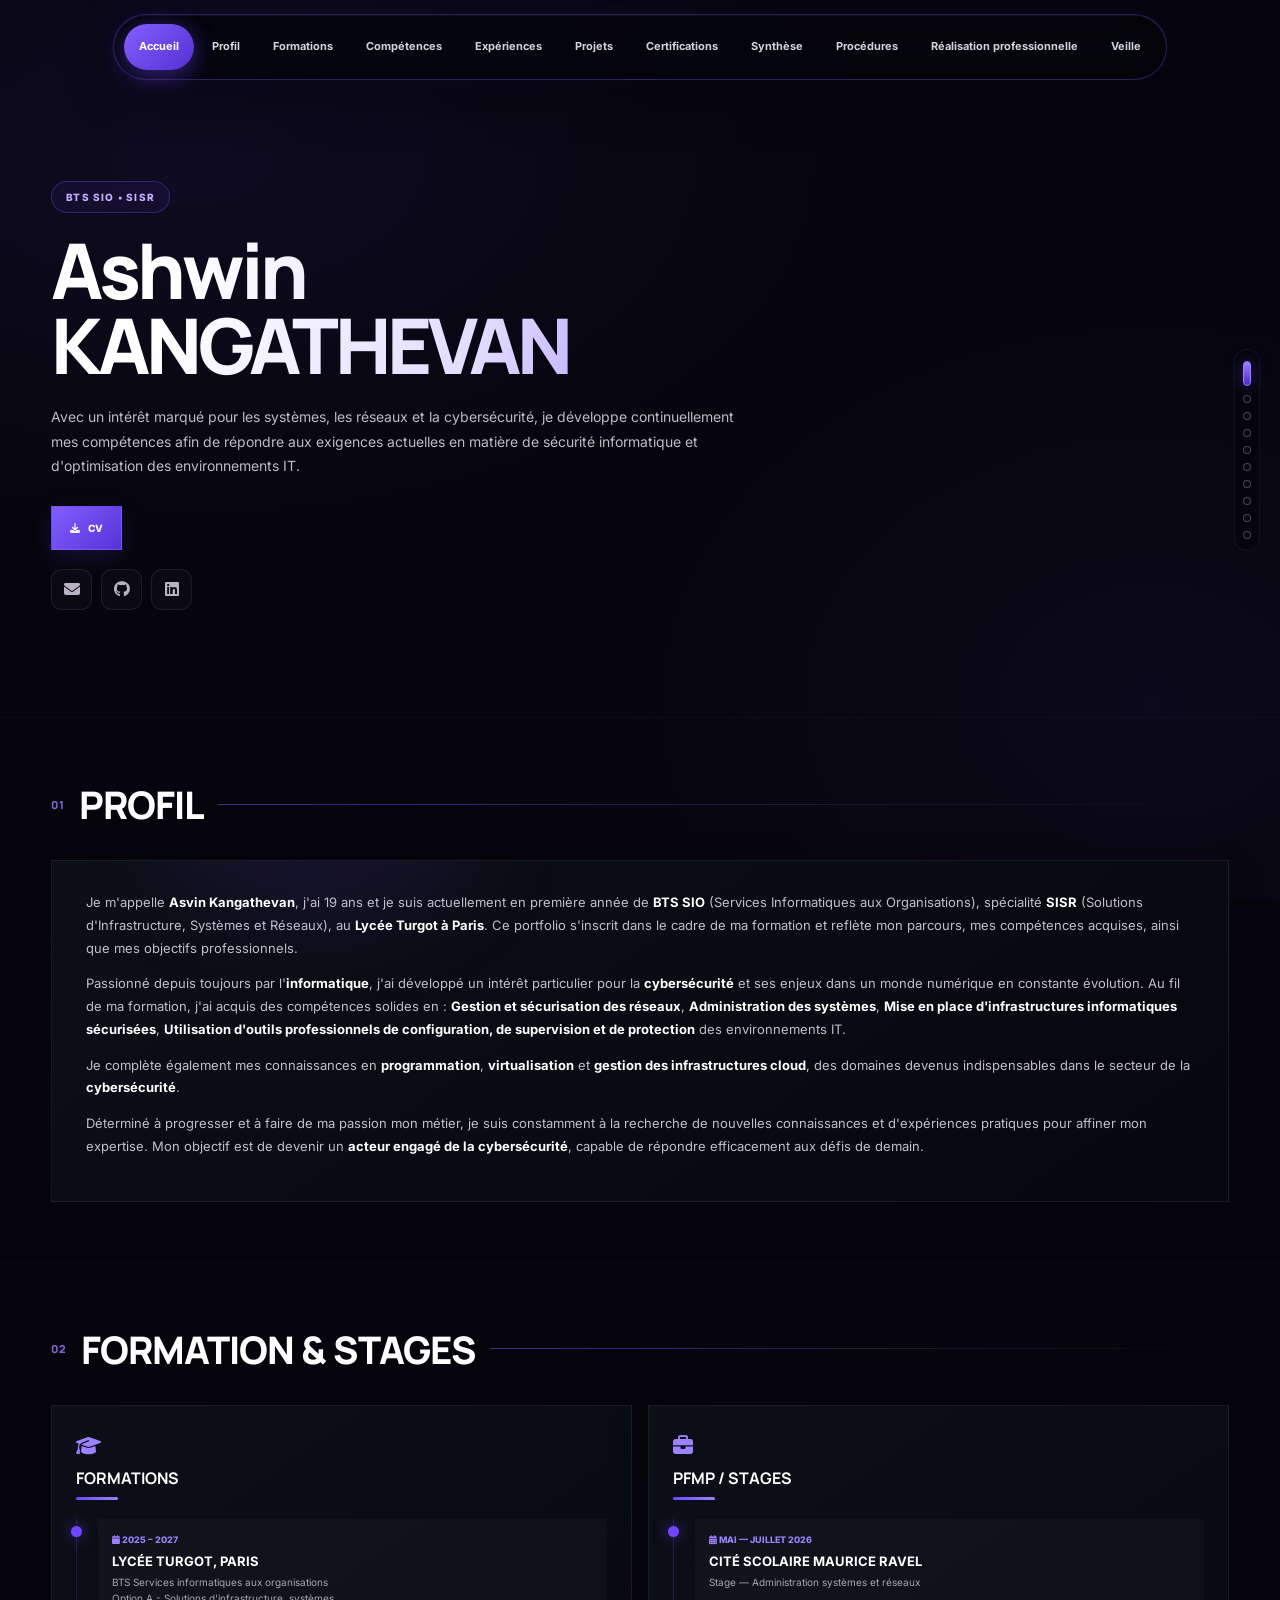
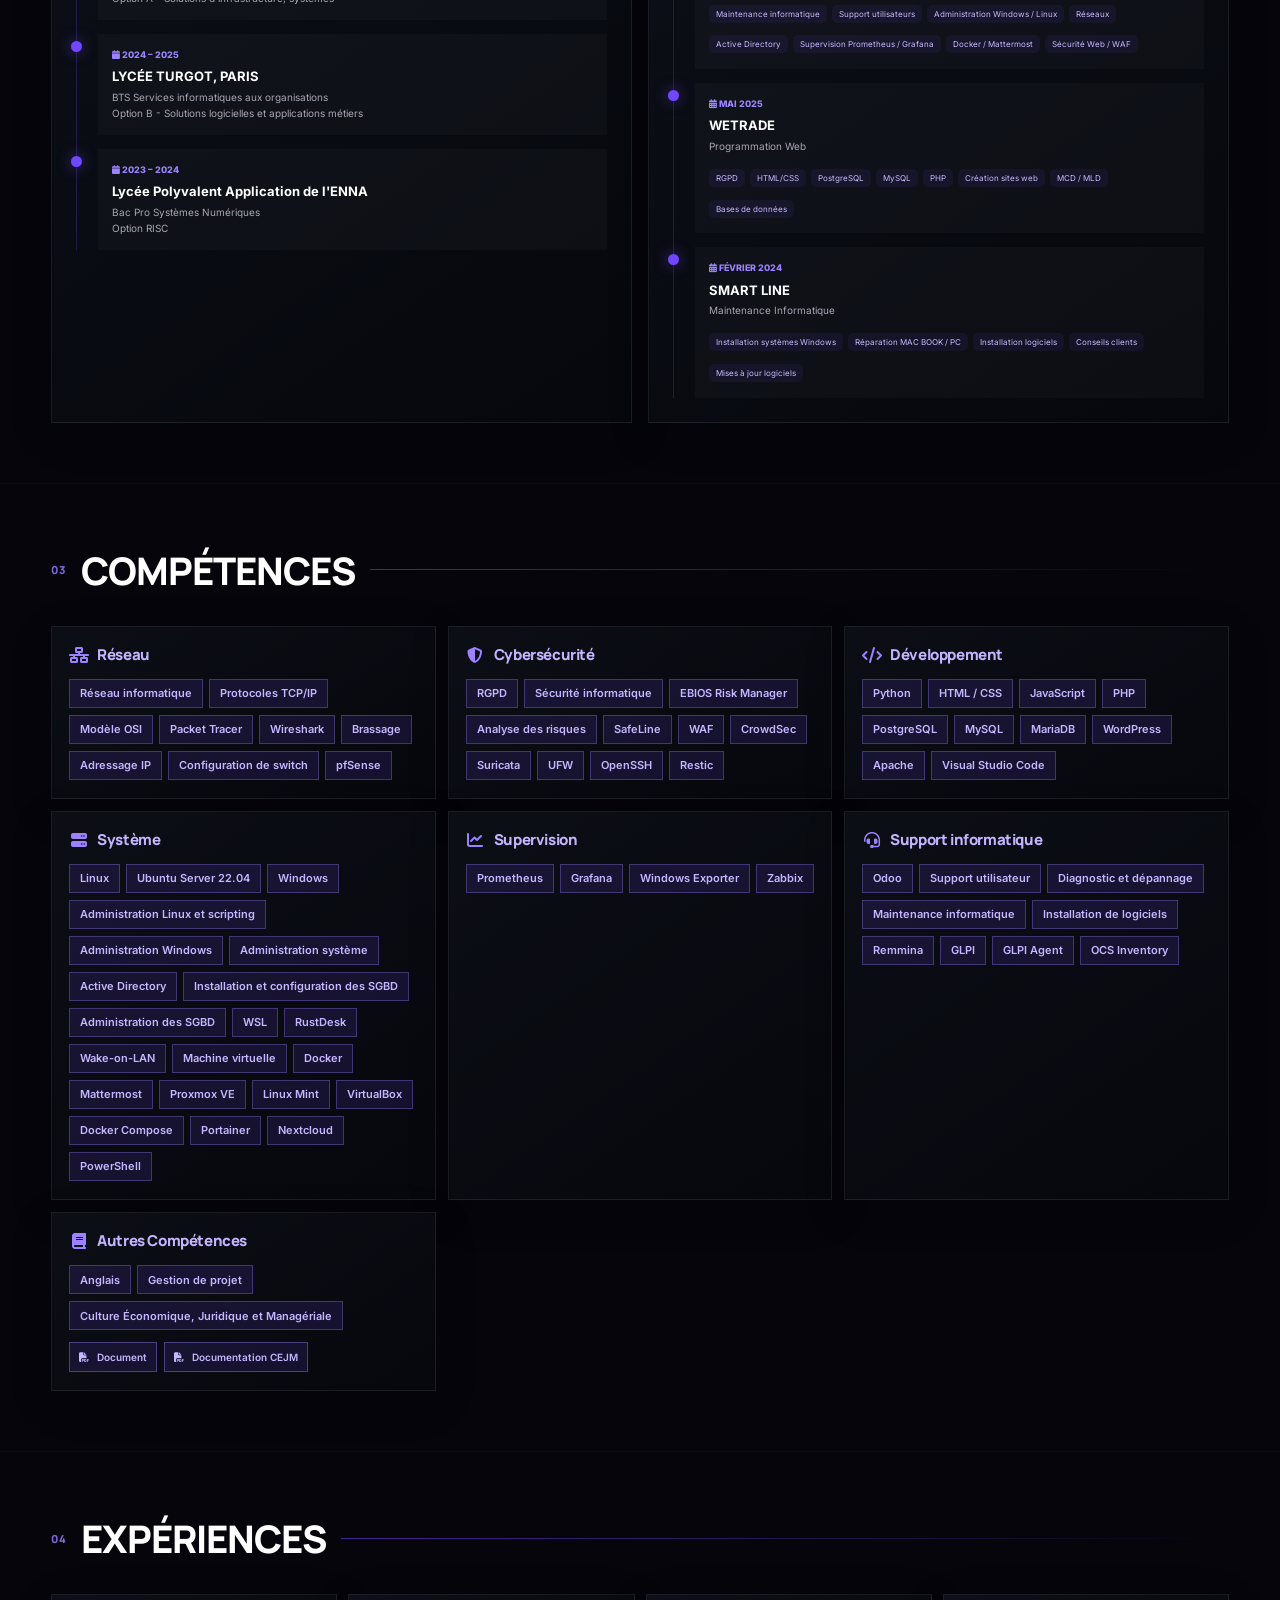
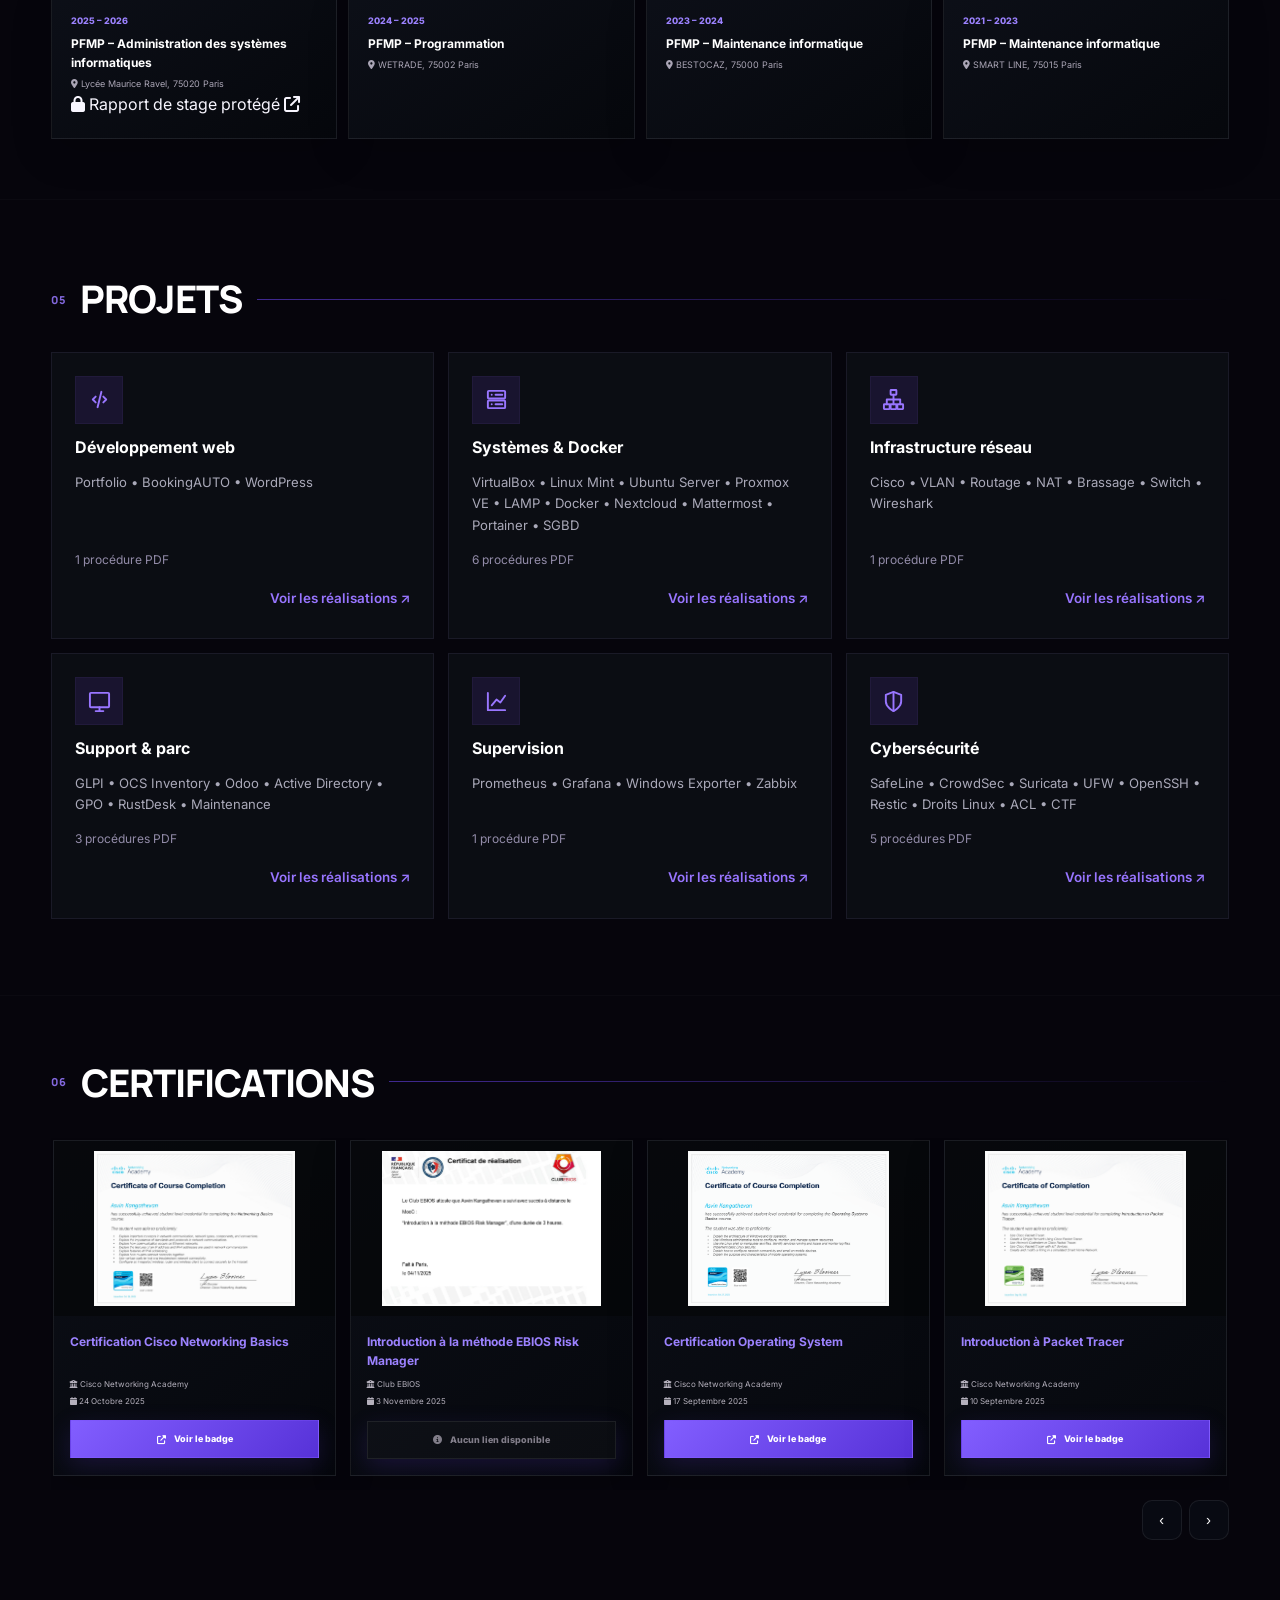
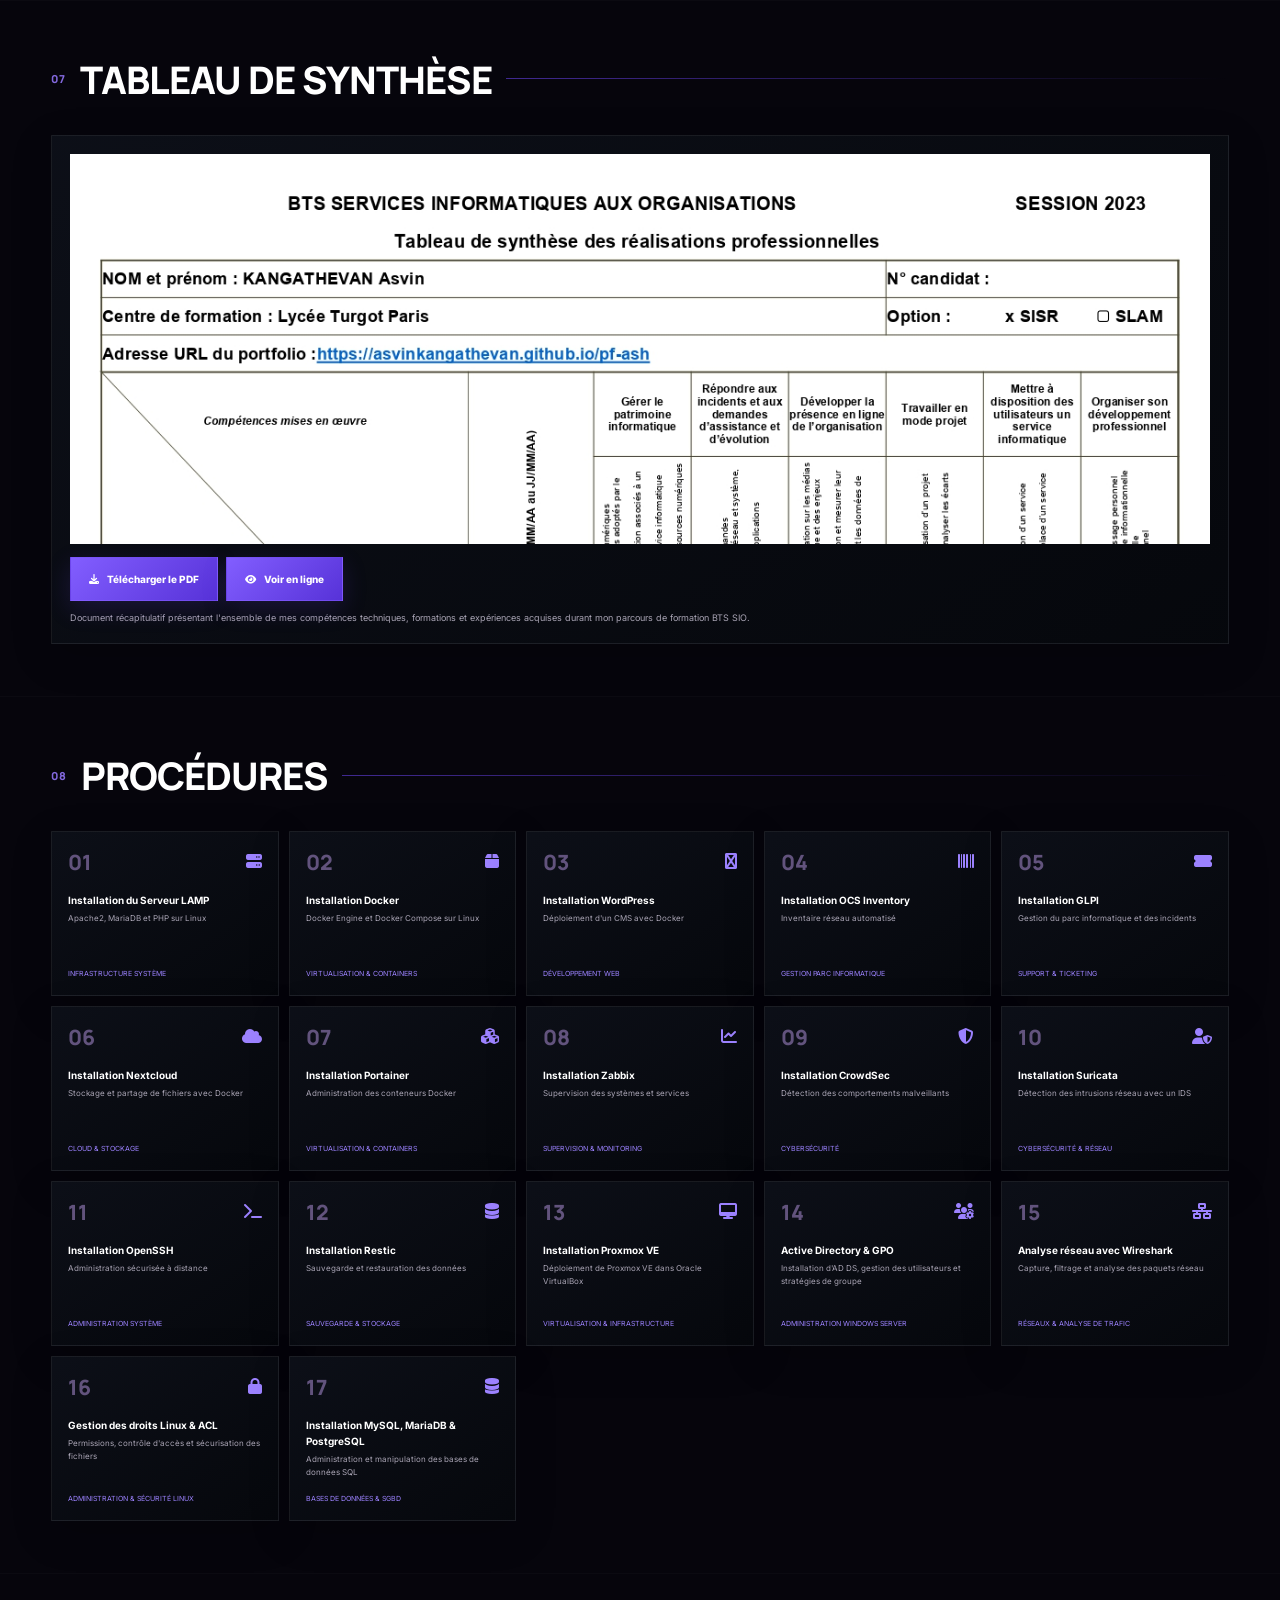
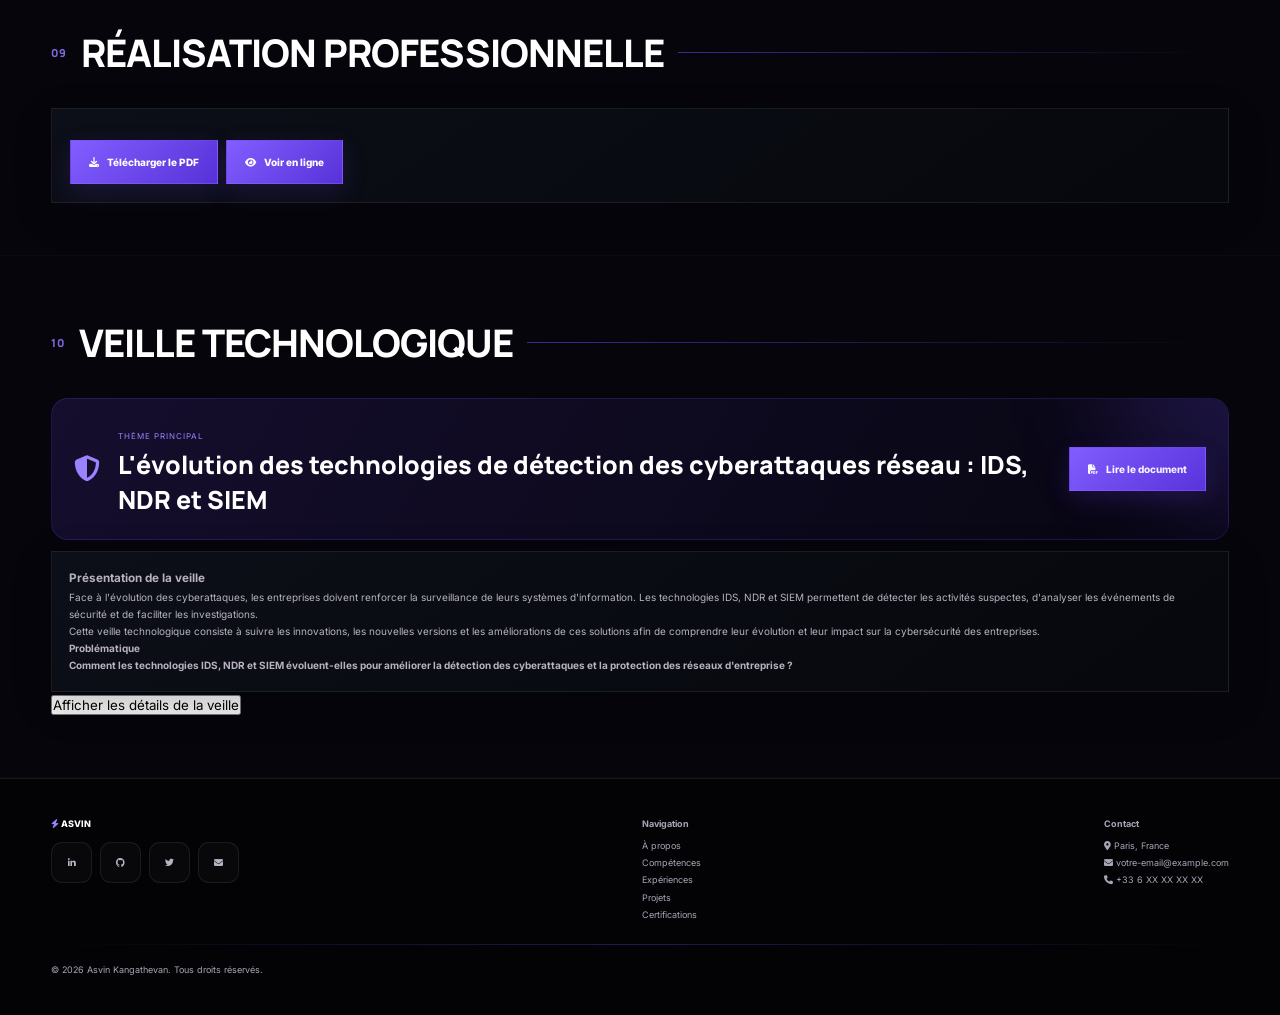
<file: index.html>
<!DOCTYPE html>
<html lang="fr">
<head>
<meta charset="utf-8"/>
<meta content="IE=edge" http-equiv="X-UA-Compatible"/>
<meta content="width=device-width, initial-scale=1.0" name="viewport"/>
<title>Asvin KANGATHEVAN</title>
<link href="image/3d-ball-blue-free-png.png" rel="icon"/>
<link href="css/styless.css?v=20261029-2" rel="stylesheet"/>
<link class="stylesheet" href="https://cdnjs.cloudflare.com/ajax/libs/font-awesome/6.4.0/css/all.min.css" rel="stylesheet"/>
</head>
<body>
<header class="header-area">
<div class="header">
<nav class="navbar-modern">
<ul class="navbar-list">
<li><a class="nav-link active" href="#home">Accueil</a></li>
<li><a class="nav-link" href="#about">Profil</a></li>
<li><a class="nav-link" href="#education">Formations</a></li>
<li><a class="nav-link" href="#competences">Compétences</a></li>
<li><a class="nav-link" href="#experiences">Expériences</a></li>
<li><a class="nav-link" href="#pro">Projets</a></li>
<li><a class="nav-link" href="#certi">Certifications</a></li>
<li><a class="nav-link" href="#tb">Synthèse</a></li>
<li><a class="nav-link" href="#procedure">Procédures</a></li>
<li><a class="nav-link" href="#rp">Réalisation professionnelle</a></li>
<li><a class="nav-link" href="#veille">Veille</a></li>
</ul>
</nav>
<div class="menu_icon mobile-menu">
<i class="fa fa-bars"></i>
</div>
</div>
</header>
<!-- SECTION HERO -->
<section class="hero-section" id="home">
<div class="container">
<div class="hero-content">
<div class="profile-text">
<h1>Ashwin KANGATHEVAN</h1>
<p>

                        Avec un intérêt marqué pour les systèmes, les réseaux et la cybersécurité, 

                        je développe continuellement mes compétences afin de répondre aux exigences 

                        actuelles en matière de sécurité informatique et d'optimisation des environnements IT.

                    </p>
<div class="btn-group">
<a class="btn active" href="cv/AK-CV26.pdf">
<i class="fa-solid fa-download"></i> CV

                        </a>
</div>
<div class="social">
<a href="mailto:asvinkangathevan@gmail.com">
<i class="fa fa-envelope"></i>
</a>
<a href="https://asvinkangathevan.github.io">
<i class="fa-brands fa-github"></i>
</a>
<a href="#">
<i class="fa-brands fa-linkedin"></i>
</a>
</div>
</div>
</div>
</div>
</section>
<!-------------------------- About Section -------------------------->
<section class="about-area" id="about">
<div class="container">
<div class="section-title">
<h2>PROFIL</h2>
<div class="title-line"></div>
</div>
<div class="about-content">
<!-- Présentation -->
<p>

    Je m'appelle <strong>Asvin Kangathevan</strong>, j'ai 19 ans et je suis actuellement 

    en première année de <strong>BTS SIO</strong> (Services Informatiques aux Organisations), 

    spécialité <strong>SISR</strong> (Solutions d'Infrastructure, Systèmes et Réseaux), 

    au <strong>Lycée Turgot à Paris</strong>. Ce portfolio s'inscrit dans le cadre de ma formation 

    et reflète mon parcours, mes compétences acquises, ainsi que mes objectifs professionnels.

</p>
<p>

    Passionné depuis toujours par l'<strong>informatique</strong>, j'ai développé un intérêt 

    particulier pour la <strong>cybersécurité</strong> et ses enjeux dans un monde numérique 

    en constante évolution. Au fil de ma formation, j'ai acquis des compétences solides en : 

    <strong>Gestion et sécurisation des réseaux</strong>, <strong>Administration des systèmes</strong>, 

    <strong>Mise en place d'infrastructures informatiques sécurisées</strong>, 

    <strong>Utilisation d'outils professionnels de configuration, de supervision et de protection</strong> 

    des environnements IT.

</p>
<p>

    Je complète également mes connaissances en <strong>programmation</strong>, 

    <strong>virtualisation</strong> et <strong>gestion des infrastructures cloud</strong>, 

    des domaines devenus indispensables dans le secteur de la <strong>cybersécurité</strong>.

</p>
<p>

    Déterminé à progresser et à faire de ma passion mon métier, je suis constamment 

    à la recherche de nouvelles connaissances et d'expériences pratiques pour affiner mon expertise. 

    Mon objectif est de devenir un <strong>acteur engagé de la cybersécurité</strong>, 

    capable de répondre efficacement aux défis de demain.

</p>
</div>
</div>
</section>
<!-------------- Education & Internship -------------->
<section class="education-content" id="education">
<div class="container">
<div class="section-title">
<h2>FORMATION &amp; STAGES</h2>
<div class="title-line"></div>
</div>
<div class="education-grid">
<div class="education-column animate-on-scroll">
<div class="column-header">
<div class="column-icon"><i class="fa fa-graduation-cap"></i></div>
<h3 class="column-title">FORMATIONS</h3>
<div class="column-line"></div>
</div>
<div class="timeline-vertical">
<!-- Formation 1 -->
<div class="timeline-entry">
<div class="entry-marker"></div>
<div class="entry-content">
<div class="year-badge"><i class="fa fa-calendar"></i> 2025 – 2027</div>
<h4 class="school-name">LYCÉE TURGOT, PARIS</h4>
<p class="degree-name">BTS Services informatiques aux organisations<br/>Option A - Solutions d'infrastructure, systèmes</p>
</div>
</div>
<!-- Formation 2 -->
<div class="timeline-entry">
<div class="entry-marker"></div>
<div class="entry-content">
<div class="year-badge"><i class="fa fa-calendar"></i> 2024 – 2025</div>
<h4 class="school-name">LYCÉE TURGOT, PARIS</h4>
<p class="degree-name">BTS Services informatiques aux organisations<br/>Option B - Solutions logicielles et applications métiers</p>
</div>
</div>
<!-- Formation 3 -->
<div class="timeline-entry">
<div class="entry-marker"></div>
<div class="entry-content">
<div class="year-badge"><i class="fa fa-calendar"></i> 2023 – 2024</div>
<h4 class="school-name">Lycée Polyvalent Application de l'ENNA</h4>
<p class="degree-name">Bac Pro Systèmes Numériques<br/>Option RISC</p>
</div>
</div>
</div>
</div>
<!-- COLONNE DROITE : PFMP -->
<div class="education-column animate-on-scroll">
<div class="column-header">
<div class="column-icon"><i class="fa fa-briefcase"></i></div>
<h3 class="column-title">PFMP / STAGES</h3>
<div class="column-line"></div>
</div>
<div class="timeline-vertical">
<div class="timeline-entry">
<div class="entry-marker"></div>
<div class="entry-content">
<div class="year-badge">
<i class="fa fa-calendar-alt"></i> MAI — JUILLET 2026

        </div>
<h4 class="school-name">CITÉ SCOLAIRE MAURICE RAVEL</h4>
<p class="degree-name">Stage — Administration systèmes et réseaux</p>
<ul class="skills-tags">
<li><span>Maintenance informatique</span></li>
<li><span>Support utilisateurs</span></li>
<li><span>Administration Windows / Linux</span></li>
<li><span>Réseaux</span></li>
<li><span>Active Directory</span></li>
<li><span>Supervision Prometheus / Grafana</span></li>
<li><span>Docker / Mattermost</span></li>
<li><span>Sécurité Web / WAF</span></li>
</ul>
</div>
</div>
<!-- Stage 1 -->
<div class="timeline-entry">
<div class="entry-marker"></div>
<div class="entry-content">
<div class="year-badge"><i class="fa fa-calendar-alt"></i> MAI 2025</div>
<h4 class="school-name">WETRADE</h4>
<p class="degree-name">Programmation Web</p>
<ul class="skills-tags">
<li><span>RGPD</span></li>
<li><span>HTML/CSS</span></li>
<li><span>PostgreSQL</span></li>
<li><span>MySQL</span></li>
<li><span>PHP</span></li>
<li><span>Création sites web</span></li>
<li><span>MCD / MLD</span></li>
<li><span>Bases de données</span></li>
</ul>
</div>
</div>
<!-- Stage 2 -->
<div class="timeline-entry">
<div class="entry-marker"></div>
<div class="entry-content">
<div class="year-badge"><i class="fa fa-calendar-alt"></i> FÉVRIER 2024</div>
<h4 class="school-name">SMART LINE</h4>
<p class="degree-name">Maintenance Informatique</p>
<ul class="skills-tags">
<li><span>Installation systèmes Windows</span></li>
<li><span>Réparation MAC BOOK / PC</span></li>
<li><span>Installation logiciels</span></li>
<li><span>Conseils clients</span></li>
<li><span>Mises à jour logiciels</span></li>
</ul>
</div>
</div>
</div>
</div>
</div>
</div>
</section>



<!-- ================= COMPÉTENCES ================= -->
<section class="competences-area" id="competences">
    <div class="container">
        <div class="section-title">
            <h2>COMPÉTENCES</h2>
            <div class="title-line"></div>
        </div>

        <div class="competences-grid">

            <!-- RÉSEAU -->
            <article class="competence-card">
                <h3 class="competence-card-title">
                    <i aria-hidden="true" class="fa fa-network-wired"></i>
                    Réseau
                </h3>
                <div class="competence-tags">
                    <span class="competence-tag">Réseau informatique</span>
                    <span class="competence-tag">Protocoles TCP/IP</span>
                    <span class="competence-tag">Modèle OSI</span>
                    <span class="competence-tag">Packet Tracer</span>
                    <span class="competence-tag">Wireshark</span>
                    <span class="competence-tag">Brassage</span>
                    <span class="competence-tag">Adressage IP</span>
                    <span class="competence-tag">Configuration de switch</span>
                    <span class="competence-tag">pfSense</span>
                </div>
            </article>

            <!-- CYBERSÉCURITÉ -->
            <article class="competence-card">
                <h3 class="competence-card-title">
                    <i aria-hidden="true" class="fa fa-shield-alt"></i>
                    Cybersécurité
                </h3>
                <div class="competence-tags">
                    <span class="competence-tag">RGPD</span>
                    <span class="competence-tag">Sécurité informatique</span>
                    <span class="competence-tag">EBIOS Risk Manager</span>
                    <span class="competence-tag">Analyse des risques</span>
                    <span class="competence-tag">SafeLine</span>
                    <span class="competence-tag">WAF</span>
                    <span class="competence-tag">CrowdSec</span>
                    <span class="competence-tag">Suricata</span>
                    <span class="competence-tag">UFW</span>
                    <span class="competence-tag">OpenSSH</span>
                    <span class="competence-tag">Restic</span>
                </div>
            </article>

            <!-- DÉVELOPPEMENT -->
            <article class="competence-card">
                <h3 class="competence-card-title">
                    <i aria-hidden="true" class="fa fa-code"></i>
                    Développement
                </h3>
                <div class="competence-tags">
                    <span class="competence-tag">Python</span>
                    <span class="competence-tag">HTML / CSS</span>
                    <span class="competence-tag">JavaScript</span>
                    <span class="competence-tag">PHP</span>
                    <span class="competence-tag">PostgreSQL</span>
                    <span class="competence-tag">MySQL</span>
                    <span class="competence-tag">MariaDB</span>
                    <span class="competence-tag">WordPress</span>
                    <span class="competence-tag">Apache</span>
                    <span class="competence-tag">Visual Studio Code</span>
                </div>
            </article>

            <!-- SYSTÈME -->
            <article class="competence-card">
                <h3 class="competence-card-title">
                    <i aria-hidden="true" class="fa fa-server"></i>
                    Système
                </h3>
                <div class="competence-tags">
                    <span class="competence-tag">Linux</span>
                    <span class="competence-tag">Ubuntu Server 22.04</span>
                    <span class="competence-tag">Windows</span>
                    <span class="competence-tag">Administration Linux et scripting</span>
                    <span class="competence-tag">Administration Windows</span>
                    <span class="competence-tag">Administration système</span>
                    <span class="competence-tag">Active Directory</span>
                    <span class="competence-tag">Installation et configuration des SGBD</span>
                    <span class="competence-tag">Administration des SGBD</span>
                    <span class="competence-tag">WSL</span>
                    <span class="competence-tag">RustDesk</span>
                    <span class="competence-tag">Wake-on-LAN</span>
                    <span class="competence-tag">Machine virtuelle</span>
                    <span class="competence-tag">Docker</span>
                    <span class="competence-tag">Mattermost</span>
                    <span class="competence-tag">Proxmox VE</span>
                    <span class="competence-tag">Linux Mint</span>
                    <span class="competence-tag">VirtualBox</span>
                    <span class="competence-tag">Docker Compose</span>
                    <span class="competence-tag">Portainer</span>
                    <span class="competence-tag">Nextcloud</span>
                    <span class="competence-tag">PowerShell</span>
                </div>
            </article>

            <!-- SUPERVISION -->
            <article class="competence-card">
                <h3 class="competence-card-title">
                    <i aria-hidden="true" class="fa fa-chart-line"></i>
                    Supervision
                </h3>
                <div class="competence-tags">
                    <span class="competence-tag">Prometheus</span>
                    <span class="competence-tag">Grafana</span>
                    <span class="competence-tag">Windows Exporter</span>
                    <span class="competence-tag">Zabbix</span>
                </div>
            </article>

            <!-- SUPPORT INFORMATIQUE -->
            <article class="competence-card">
                <h3 class="competence-card-title">
                    <i aria-hidden="true" class="fa fa-headset"></i>
                    Support informatique
                </h3>
                <div class="competence-tags">
                    <span class="competence-tag">Odoo</span>
                    <span class="competence-tag">Support utilisateur</span>
                    <span class="competence-tag">Diagnostic et dépannage</span>
                    <span class="competence-tag">Maintenance informatique</span>
                    <span class="competence-tag">Installation de logiciels</span>
                    <span class="competence-tag">Remmina</span>
                    <span class="competence-tag">GLPI</span>
                    <span class="competence-tag">GLPI Agent</span>
                    <span class="competence-tag">OCS Inventory</span>
                </div>
            </article>

            <!-- AUTRES COMPÉTENCES -->
            <article class="competence-card">
                <h3 class="competence-card-title">
                    <i aria-hidden="true" class="fa fa-book"></i>
                    Autres Compétences
                </h3>
                <div class="competence-tags">
                    <span class="competence-tag">Anglais</span>
                    <span class="competence-tag">Gestion de projet</span>
                    <span class="competence-tag">
                        Culture Économique, Juridique et Managériale
                    </span>
                </div>

                <div class="competence-documents">
                    <a
                        class="competence-doc-link"
                        href="tds/CDC V1.pdf"
                        rel="noopener noreferrer"
                        target="_blank"
                    >
                        <i aria-hidden="true" class="fa-solid fa-file-pdf"></i>
                        Document
                    </a>

                    <a
                        class="competence-doc-link"
                        href="tds/Design sans titre.pdf.pdf"
                        rel="noopener noreferrer"
                        target="_blank"
                    >
                        <i aria-hidden="true" class="fa-solid fa-file-pdf"></i>
                        Documentation CEJM
                    </a>
                </div>
            </article>

        </div>
    </div>
</section>


<!-------------------------- Expériences Section -------------------------->
<section class="experiences-area" id="experiences">
<div class="container">
<div class="section-title">
<h2>EXPÉRIENCES</h2>
<div class="title-line"></div>
</div>
<div class="timeline-wrapper">
<!-- Expérience 1 -->
<div class="timeline-entry animate-on-scroll">
<div class="timeline-dot">
<i class="fa fa-desktop"></i>
</div>
<div class="timeline-card">
<div class="timeline-year">2025 – 2026</div>
<h3 class="timeline-role">PFMP – Administration des systèmes informatiques</h3>
<p class="timeline-place"><i class="fa fa-map-marker-alt"></i> Lycée Maurice Ravel, 75020 Paris</p>

 <a href="tds/Rapport-Stage-Ravel-Protected.pdf"
        class="timeline-report-link"
        target="_blank"
        rel="noopener noreferrer"
        title="Ce rapport contient des données sensibles. Mot de passe requis.">
        <i class="fa fa-lock"></i>
            Rapport de stage protégé
        <i class="fa fa-arrow-up-right-from-square"></i></a>
</div>
</div>
<!-- Expérience 2 -->
<div class="timeline-entry animate-on-scroll">
<div class="timeline-dot">
<i class="fa fa-code"></i>
</div>
<div class="timeline-card">
<div class="timeline-year">2024 – 2025</div>
<h3 class="timeline-role">PFMP – Programmation</h3>
<p class="timeline-place"><i class="fa fa-map-marker-alt"></i> WETRADE, 75002 Paris</p>
</div>
</div>
<!-- Expérience 3 -->
<div class="timeline-entry animate-on-scroll">
<div class="timeline-dot">
<i class="fa fa-wrench"></i>
</div>
<div class="timeline-card">
<div class="timeline-year">2023 – 2024</div>
<h3 class="timeline-role">PFMP – Maintenance informatique</h3>
<p class="timeline-place"><i class="fa fa-map-marker-alt"></i> BESTOCAZ, 75000 Paris</p>
</div>
</div>
<!-- Expérience 4 -->
<div class="timeline-entry animate-on-scroll">
<div class="timeline-dot">
<i class="fa fa-tools"></i>
</div>
<div class="timeline-card">
<div class="timeline-year">2021 – 2023</div>
<h3 class="timeline-role">PFMP – Maintenance informatique</h3>
<p class="timeline-place"><i class="fa fa-map-marker-alt"></i> SMART LINE, 75015 Paris</p>
</div>
</div>
</div>
</div>
</section>

<!-------------------------- PROJETS -------------------------->
<section class="projects-area" id="pro" aria-labelledby="projets-titre">
  <div class="projets-wrap">

    <div class="section-title">
      <h2 id="projets-titre">PROJETS</h2>
      <div class="title-line"></div>
    </div>

    <div class="projets-grid-custom">

      <!-- Développement web -->
      <article class="projet-domaine">
        <span class="projet-icon" aria-hidden="true">
          <svg xmlns="http://www.w3.org/2000/svg"
               viewBox="0 0 24 24" width="23" height="23"
               fill="none" stroke="currentColor" stroke-width="2"
               stroke-linecap="round" stroke-linejoin="round">
            <path d="m8 9-3 3 3 3M16 9l3 3-3 3M14 4l-4 16"/>
          </svg>
        </span>
        <h3>Développement web</h3>
        <p class="projet-resume">
          Portfolio • BookingAUTO • WordPress
        </p>
        <span class="projet-count">1 procédure PDF</span>
        <button type="button" class="projet-open"
                data-project="web"
                aria-controls="projets-detail"
                aria-expanded="false">
          Voir les réalisations ↗
        </button>
      </article>

      <!-- Systèmes & Docker -->
      <article class="projet-domaine">
        <span class="projet-icon" aria-hidden="true">
          <svg xmlns="http://www.w3.org/2000/svg"
               viewBox="0 0 24 24" width="23" height="23"
               fill="none" stroke="currentColor" stroke-width="2"
               stroke-linecap="round" stroke-linejoin="round">
            <rect x="3" y="3" width="18" height="8" rx="1"/>
            <rect x="3" y="13" width="18" height="8" rx="1"/>
            <path d="M7 7h.01M7 17h.01M11 7h7M11 17h7"/>
          </svg>
        </span>
        <h3>Systèmes &amp; Docker</h3>
        <p class="projet-resume">
          VirtualBox • Linux Mint • Ubuntu Server • Proxmox VE •
          LAMP • Docker • Nextcloud • Mattermost • Portainer • SGBD
        </p>
        <span class="projet-count">6 procédures PDF</span>
        <button type="button" class="projet-open"
                data-project="systemes"
                aria-controls="projets-detail"
                aria-expanded="false">
          Voir les réalisations ↗
        </button>
      </article>

      <!-- Infrastructure réseau -->
      <article class="projet-domaine">
        <span class="projet-icon" aria-hidden="true">
          <svg xmlns="http://www.w3.org/2000/svg"
               viewBox="0 0 24 24" width="23" height="23"
               fill="none" stroke="currentColor" stroke-width="2"
               stroke-linecap="round" stroke-linejoin="round">
            <rect x="9" y="2" width="6" height="5" rx=".5"/>
            <rect x="2" y="17" width="6" height="5" rx=".5"/>
            <rect x="9" y="17" width="6" height="5" rx=".5"/>
            <rect x="16" y="17" width="6" height="5" rx=".5"/>
            <path d="M12 7v5M5 17v-5h14v5M12 12v5"/>
          </svg>
        </span>
        <h3>Infrastructure réseau</h3>
        <p class="projet-resume">
          Cisco • VLAN • Routage • NAT • Brassage • Switch • Wireshark
        </p>
        <span class="projet-count">1 procédure PDF</span>
        <button type="button" class="projet-open"
                data-project="reseau"
                aria-controls="projets-detail"
                aria-expanded="false">
          Voir les réalisations ↗
        </button>
      </article>

      <!-- Support & parc -->
      <article class="projet-domaine">
        <span class="projet-icon" aria-hidden="true">
          <svg xmlns="http://www.w3.org/2000/svg"
               viewBox="0 0 24 24" width="23" height="23"
               fill="none" stroke="currentColor" stroke-width="2"
               stroke-linecap="round" stroke-linejoin="round">
            <rect x="2" y="3" width="20" height="15" rx="1"/>
            <path d="M8 22h8M12 18v4"/>
          </svg>
        </span>
        <h3>Support &amp; parc</h3>
        <p class="projet-resume">
          GLPI • OCS Inventory • Odoo • Active Directory •
          GPO • RustDesk • Maintenance
        </p>
        <span class="projet-count">3 procédures PDF</span>
        <button type="button" class="projet-open"
                data-project="support"
                aria-controls="projets-detail"
                aria-expanded="false">
          Voir les réalisations ↗
        </button>
      </article>

      <!-- Supervision -->
      <article class="projet-domaine">
        <span class="projet-icon" aria-hidden="true">
          <svg xmlns="http://www.w3.org/2000/svg"
               viewBox="0 0 24 24" width="23" height="23"
               fill="none" stroke="currentColor" stroke-width="2"
               stroke-linecap="round" stroke-linejoin="round">
            <path d="M3 3v18h18M7 16l5-6 4 3 5-7"/>
          </svg>
        </span>
        <h3>Supervision</h3>
        <p class="projet-resume">
          Prometheus • Grafana • Windows Exporter • Zabbix
        </p>
        <span class="projet-count">1 procédure PDF</span>
        <button type="button" class="projet-open"
                data-project="supervision"
                aria-controls="projets-detail"
                aria-expanded="false">
          Voir les réalisations ↗
        </button>
      </article>

      <!-- Cybersécurité -->
      <article class="projet-domaine">
        <span class="projet-icon" aria-hidden="true">
          <svg xmlns="http://www.w3.org/2000/svg"
               viewBox="0 0 24 24" width="23" height="23"
               fill="none" stroke="currentColor" stroke-width="2"
               stroke-linecap="round" stroke-linejoin="round">
            <path d="M12 22s8-4 8-10V5l-8-3-8 3v7c0 6 8 10 8 10Z"/>
            <path d="M12 2v20"/>
          </svg>
        </span>
        <h3>Cybersécurité</h3>
        <p class="projet-resume">
          SafeLine • CrowdSec • Suricata • UFW •
          OpenSSH • Restic • Droits Linux • ACL • CTF
        </p>
        <span class="projet-count">5 procédures PDF</span>
        <button type="button" class="projet-open"
                data-project="securite"
                aria-controls="projets-detail"
                aria-expanded="false">
          Voir les réalisations ↗
        </button>
      </article>

    </div>

    <!-- Détails affichés au clic -->
    <section class="projets-detail"
             id="projets-detail"
             hidden
             aria-live="polite"
             aria-label="Détail des réalisations">

      <div class="detail-head">
        <h3 id="detail-title"></h3>
        <button type="button" class="detail-close"
                aria-label="Fermer les détails">
          Fermer ✕
        </button>
      </div>

      <p class="detail-description" id="detail-description"></p>
      <div class="detail-list" id="detail-list"></div>

    </section>

  </div>
</section>

<!------------------------------- Certifications -------------------------------->
<section class="certifications-area" id="certi">
<div class="container">
<div class="section-title">
<h2>CERTIFICATIONS</h2>
<div class="title-line"></div>
</div>
<div class="certifications-grid">
<!-- Certification 1 -->
<div class="certification-card animate-on-scroll">
<div class="cert-image-container">
<img alt="Cisco Networking Basics" draggable="false" src="certificat/NetworkingBasics.jpg"/>
</div>
<div class="cert-content">
<h3>Certification Cisco Networking Basics</h3>
<div class="cert-meta">
<span class="cert-org"><i class="fa fa-university"></i> Cisco Networking Academy</span>
<span class="cert-date"><i class="fa fa-calendar"></i> 24 Octobre 2025</span>
</div>
<a class="cert-link" href="https://www.credly.com/badges/2d30e4b7-45bf-40cf-8dcd-52293a2f62a0" target="_blank">
<i class="fa fa-external-link-alt"></i> Voir le badge

                    </a>
</div>
</div>
<!-- Certification 2 -->
<div class="certification-card animate-on-scroll">
<div class="cert-image-container">
<img alt="EBIOS Risk Manager" draggable="false" src="certificat/Certificat ebios.jpg"/>
</div>
<div class="cert-content">
<h3>Introduction à la méthode EBIOS Risk Manager</h3>
<div class="cert-meta">
<span class="cert-org"><i class="fa fa-university"></i> Club EBIOS</span>
<span class="cert-date"><i class="fa fa-calendar"></i> 3 Novembre 2025</span>
</div>
<a class="cert-link disabled" href="#">
<i class="fa fa-info-circle"></i> Aucun lien disponible

                    </a>
</div>
</div>
<!-- Certification 3 -->
<div class="certification-card animate-on-scroll">
<div class="cert-image-container">
<img alt="Operating Systems Basics" draggable="false" src="certificat/OperatingSystemsBasics.png"/>
</div>
<div class="cert-content">
<h3>Certification Operating System</h3>
<div class="cert-meta">
<span class="cert-org"><i class="fa fa-university"></i> Cisco Networking Academy</span>
<span class="cert-date"><i class="fa fa-calendar"></i> 17 Septembre 2025</span>
</div>
<a class="cert-link" href="https://www.credly.com/badges/afa89599-abcc-4779-ade2-730b2243b106" target="_blank">
<i class="fa fa-external-link-alt"></i> Voir le badge

                    </a>
</div>
</div>
<!-- Certification 4 -->
<div class="certification-card animate-on-scroll">
<div class="cert-image-container">
<img alt="Packet Tracer" draggable="false" src="certificat/packettracer.jpg"/>
</div>
<div class="cert-content">
<h3>Introduction à Packet Tracer</h3>
<div class="cert-meta">
<span class="cert-org"><i class="fa fa-university"></i> Cisco Networking Academy</span>
<span class="cert-date"><i class="fa fa-calendar"></i> 10 Septembre 2025</span>
</div>
<a class="cert-link" href="https://www.credly.com/badges/b307c170-36e5-4b93-b40d-b1026be06522" target="_blank">
<i class="fa fa-external-link-alt"></i> Voir le badge

                    </a>
</div>
</div>
</div>
</div>
</section>
<!-------------------------- Tableau de Synthèse -------------------------->
<section class="synthesis-area" id="tb">
<div class="container">
<div class="section-title">
<h2>TABLEAU DE SYNTHÈSE</h2>
<div class="title-line"></div>
</div>
<div class="synthesis-wrapper animate-on-scroll">
<!-- Cadre principal -->
<div class="synthesis-frame">
<div class="synthesis-image-container">
<img alt="Tableau de synthèse" draggable="false" src="tds/Tableau de synthèse 2026 ff_page-0001.jpg"/>
<div class="synthesis-overlay"></div>
</div>
<!-- Badge de téléchargement -->
<div class="synthesis-actions">
<a class="synthesis-download-btn" download="" href="tds/Tableau de synthèse 2026 f.pdf">
<i class="fa fa-download"></i>
<span>Télécharger le PDF</span>
</a>
<a class="synthesis-view-btn" href="tds/Tableau de synthèse 2026 f.pdf" target="_blank">
<i class="fa fa-eye"></i>
<span>Voir en ligne</span>
</a>
</div>
</div>
<!-- Légende descriptive -->
<div class="synthesis-caption">
<p>Document récapitulatif présentant l'ensemble de mes compétences techniques, formations et expériences acquises durant mon parcours de formation BTS SIO.</p>
</div>
</div>
</div>
</section>



<!-------------------------- Procédures Section -------------------------->
<section class="procedures-area" id="procedure">
    <div class="container">
        <div class="section-title">
            <h2>PROCÉDURES</h2>
            <div class="title-line"></div>
        </div>

        <div class="procedures-grid">

            <!-- Procédure 1 -->
            <a class="procedure-card animate-on-scroll" href="tds/LAMP-Procedure.pdf" target="_blank">
                <div class="procedure-header">
                    <div class="procedure-number">01</div>
                    <div class="procedure-icon"><i class="fa fa-server"></i></div>
                </div>
                <div class="procedure-content">
                    <h3>Installation du Serveur LAMP</h3>
                    <p>Apache2, MariaDB et PHP sur Linux</p>
                </div>
                <div class="procedure-domain">Infrastructure Système</div>
            </a>

            <!-- Procédure 2 -->
            <a class="procedure-card animate-on-scroll" href="tds/Docker-Procedure.pdf" target="_blank">
                <div class="procedure-header">
                    <div class="procedure-number">02</div>
                    <div class="procedure-icon"><i class="fa fa-box"></i></div>
                </div>
                <div class="procedure-content">
                    <h3>Installation Docker</h3>
                    <p>Docker Engine et Docker Compose sur Linux</p>
                </div>
                <div class="procedure-domain">Virtualisation &amp; Containers</div>
            </a>

            <!-- Procédure 3 -->
            <a class="procedure-card animate-on-scroll" href="tds/WordPress-Procedure.pdf" target="_blank">
                <div class="procedure-header">
                    <div class="procedure-number">03</div>
                    <div class="procedure-icon"><i class="fa fa-wordpress"></i></div>
                </div>
                <div class="procedure-content">
                    <h3>Installation WordPress</h3>
                    <p>Déploiement d'un CMS avec Docker</p>
                </div>
                <div class="procedure-domain">Développement Web</div>
            </a>

            <!-- Procédure 4 -->
            <a class="procedure-card animate-on-scroll" href="tds/documentation d'installation de ocs.pdf" target="_blank">
                <div class="procedure-header">
                    <div class="procedure-number">04</div>
                    <div class="procedure-icon"><i class="fa fa-barcode"></i></div>
                </div>
                <div class="procedure-content">
                    <h3>Installation OCS Inventory</h3>
                    <p>Inventaire réseau automatisé</p>
                </div>
                <div class="procedure-domain">Gestion Parc Informatique</div>
            </a>

            <!-- Procédure 5 -->
            <a class="procedure-card animate-on-scroll" href="tds/GLPI-Procedure.pdf" target="_blank">
                <div class="procedure-header">
                    <div class="procedure-number">05</div>
                    <div class="procedure-icon"><i class="fa fa-ticket-alt"></i></div>
                </div>
                <div class="procedure-content">
                    <h3>Installation GLPI</h3>
                    <p>Gestion du parc informatique et des incidents</p>
                </div>
                <div class="procedure-domain">Support &amp; Ticketing</div>
            </a>

            <!-- Procédure 6 -->
            <a class="procedure-card animate-on-scroll" href="tds/Nextcloud-Procedure.pdf" target="_blank">
                <div class="procedure-header">
                    <div class="procedure-number">06</div>
                    <div class="procedure-icon"><i class="fa fa-cloud"></i></div>
                </div>
                <div class="procedure-content">
                    <h3>Installation Nextcloud</h3>
                    <p>Stockage et partage de fichiers avec Docker</p>
                </div>
                <div class="procedure-domain">Cloud &amp; Stockage</div>
            </a>

            <!-- Procédure 7 -->
            <a class="procedure-card animate-on-scroll" href="tds/Portainer-Procedure.pdf" target="_blank">
                <div class="procedure-header">
                    <div class="procedure-number">07</div>
                    <div class="procedure-icon"><i class="fa fa-cubes"></i></div>
                </div>
                <div class="procedure-content">
                    <h3>Installation Portainer</h3>
                    <p>Administration des conteneurs Docker</p>
                </div>
                <div class="procedure-domain">Virtualisation &amp; Containers</div>
            </a>

            <!-- Procédure 8 -->
            <a class="procedure-card animate-on-scroll" href="tds/Zabbix-Procedure.pdf" target="_blank">
                <div class="procedure-header">
                    <div class="procedure-number">08</div>
                    <div class="procedure-icon"><i class="fa fa-chart-line"></i></div>
                </div>
                <div class="procedure-content">
                    <h3>Installation Zabbix</h3>
                    <p>Supervision des systèmes et services</p>
                </div>
                <div class="procedure-domain">Supervision &amp; Monitoring</div>
            </a>

            <!-- Procédure 9 -->
            <a class="procedure-card animate-on-scroll" href="tds/CrowdSec-Procédure.pdf" target="_blank">
                <div class="procedure-header">
                    <div class="procedure-number">09</div>
                    <div class="procedure-icon"><i class="fa fa-shield-alt"></i></div>
                </div>
                <div class="procedure-content">
                    <h3>Installation CrowdSec</h3>
                    <p>Détection des comportements malveillants</p>
                </div>
                <div class="procedure-domain">Cybersécurité</div>
            </a>

            <!-- Procédure 10 -->
            <a class="procedure-card animate-on-scroll" href="tds/Suricata-Procedure.pdf" target="_blank">
                <div class="procedure-header">
                    <div class="procedure-number">10</div>
                    <div class="procedure-icon"><i class="fa fa-user-shield"></i></div>
                </div>
                <div class="procedure-content">
                    <h3>Installation Suricata</h3>
                    <p>Détection des intrusions réseau avec un IDS</p>
                </div>
                <div class="procedure-domain">Cybersécurité &amp; Réseau</div>
            </a>

            <!-- Procédure 11 -->
            <a class="procedure-card animate-on-scroll" href="tds/OpenSSH-Procedure.pdf" target="_blank">
                <div class="procedure-header">
                    <div class="procedure-number">11</div>
                    <div class="procedure-icon"><i class="fa fa-terminal"></i></div>
                </div>
                <div class="procedure-content">
                    <h3>Installation OpenSSH</h3>
                    <p>Administration sécurisée à distance</p>
                </div>
                <div class="procedure-domain">Administration Système</div>
            </a>

            <!-- Procédure 12 -->
            <a class="procedure-card animate-on-scroll" href="tds/Restic-Procedure.pdf" target="_blank">
                <div class="procedure-header">
                    <div class="procedure-number">12</div>
                    <div class="procedure-icon"><i class="fa fa-database"></i></div>
                </div>
                <div class="procedure-content">
                    <h3>Installation Restic</h3>
                    <p>Sauvegarde et restauration des données</p>
                </div>
                <div class="procedure-domain">Sauvegarde &amp; Stockage</div>
            </a>

            <!-- Procédure 13 -->
            <a class="procedure-card animate-on-scroll" href="tds/Proxmox-Installation-Procedure.pdf" target="_blank">
                <div class="procedure-header">
                    <div class="procedure-number">13</div>
                    <div class="procedure-icon"><i class="fa fa-desktop"></i></div>
                </div>
                <div class="procedure-content">
                    <h3>Installation Proxmox VE</h3>
                    <p>Déploiement de Proxmox VE dans Oracle VirtualBox</p>
                </div>
                <div class="procedure-domain">Virtualisation &amp; Infrastructure</div>
            </a>

            <!-- Procédure 14 -->
            <a class="procedure-card animate-on-scroll" href="tds/Procedure-Active-Directory-GPO.pdf" target="_blank">
                <div class="procedure-header">
                    <div class="procedure-number">14</div>
                    <div class="procedure-icon"><i class="fa fa-users-cog"></i></div>
                </div>
                <div class="procedure-content">
                    <h3>Active Directory &amp; GPO</h3>
                    <p>Installation d'AD DS, gestion des utilisateurs et stratégies de groupe</p>
                </div>
                <div class="procedure-domain">Administration Windows Server</div>
            </a>

            <!-- Procédure 15 -->
            <a class="procedure-card animate-on-scroll" href="tds/Procedure-Wireshark-Analyse-Trafic.pdf" target="_blank">
                <div class="procedure-header">
                    <div class="procedure-number">15</div>
                    <div class="procedure-icon"><i class="fa fa-network-wired"></i></div>
                </div>
                <div class="procedure-content">
                    <h3>Analyse réseau avec Wireshark</h3>
                    <p>Capture, filtrage et analyse des paquets réseau</p>
                </div>
                <div class="procedure-domain">Réseaux &amp; Analyse de Trafic</div>
            </a>

            <!-- Procédure 16 -->
            <a class="procedure-card animate-on-scroll" href="tds/Procedure-Droits-Linux-ACL-Complete.pdf" target="_blank">
                <div class="procedure-header">
                    <div class="procedure-number">16</div>
                    <div class="procedure-icon"><i class="fa fa-lock"></i></div>
                </div>
                <div class="procedure-content">
                    <h3>Gestion des droits Linux &amp; ACL</h3>
                    <p>Permissions, contrôle d'accès et sécurisation des fichiers</p>
                </div>
                <div class="procedure-domain">Administration &amp; Sécurité Linux</div>
            </a>

            <!-- Procédure 17 -->
            <a class="procedure-card animate-on-scroll" href="tds/SGBD-Procedure-MySQL-MariaDB-PostgreSQL.pdf" target="_blank">
                <div class="procedure-header">
                    <div class="procedure-number">17</div>
                    <div class="procedure-icon"><i class="fa fa-database"></i></div>
                </div>
                <div class="procedure-content">
                    <h3>Installation MySQL, MariaDB &amp; PostgreSQL</h3>
                    <p>Administration et manipulation des bases de données SQL</p>
                </div>
                <div class="procedure-domain">Bases de Données &amp; SGBD</div>
            </a>

        </div>
    </div>
</section>


<section class="synthesis-area" id="rp">
<div class="container">
<div class="section-title">
<h2>RÉALISATION PROFESSIONNELLE</h2>
<div class="title-line"></div>
</div>
<div class="synthesis-wrapper animate-on-scroll">
<!-- Cadre principal -->
<div class="synthesis-frame">

<!-- Badge de téléchargement -->
<div class="synthesis-actions">
<a class="synthesis-download-btn" download="" href="tds/situation professionelle.pdf">
<i class="fa fa-download"></i>
<span>Télécharger le PDF</span>
</a>
<a class="synthesis-view-btn" href="tds/situation professionelle.pdf" target="_blank">
<i class="fa fa-eye"></i>
<span>Voir en ligne</span>
</a>
</div>
</div>
<!-- Légende descriptive -->

</div>
</div>
</section>




<!-- SECTION VEILLE TECHNOLOGIQUE -->
<section class="watch-area" id="veille">
    <div class="container">
        <!-- TITRE -->
        <div class="section-title">
            <h2>VEILLE TECHNOLOGIQUE</h2>
            <div class="title-line"></div>
        </div>
        <!-- THÈME PRINCIPAL -->
        <div class="theme-banner animate-on-scroll">
            <div class="theme-icon">
                <i class="fa fa-shield-alt"></i>
            </div>
            <div class="theme-content">
                <span class="theme-label">Thème principal</span>
                <h1>L'évolution des technologies de détection des cyberattaques réseau : IDS, NDR et SIEM</h1>
            </div>
            <a class="theme-btn" href="tds/Évolution des technologies de détection des cyberattaques réseau.pdf">
                <i class="fa fa-file-pdf"></i> Lire le document
            </a>
        </div>
        <!-- INTRODUCTION -->
        <div class="theme-description animate-on-scroll">
            <h3>Présentation de la veille</h3>
            <p>Face à l'évolution des cyberattaques, les entreprises doivent renforcer la surveillance de leurs systèmes d'information. Les technologies IDS, NDR et SIEM permettent de détecter les activités suspectes, d'analyser les événements de sécurité et de faciliter les investigations.</p>
            <p>Cette veille technologique consiste à suivre les innovations, les nouvelles versions et les améliorations de ces solutions afin de comprendre leur évolution et leur impact sur la cybersécurité des entreprises.</p>
            <h4>Problématique</h4>
            <p><strong>Comment les technologies IDS, NDR et SIEM évoluent-elles pour améliorer la détection des cyberattaques et la protection des réseaux d'entreprise ?</strong></p>
        </div>
        <!-- TECHNOLOGIES ÉTUDIÉES -->
        <div class="key-points-grid">
            <div class="section-subtitle animate-on-scroll">
                <h3>Technologies étudiées</h3>
                <div class="subtitle-line"></div>
            </div>
            <div class="points-container">
                <div class="point-card animate-on-scroll">
                    <div class="point-number">01</div>
                    <div class="point-icon"><i class="fa fa-shield-alt"></i></div>
                    <div class="point-content">
                        <h4>IDS - Intrusion Detection System</h4>
                        <p>Un IDS surveille le trafic réseau ou les activités d'un système afin de détecter des comportements suspects ou des signatures d'attaques. Il génère des alertes pour les administrateurs. Exemple : Suricata.</p>
                    </div>
                </div>
                <div class="point-card animate-on-scroll">
                    <div class="point-number">02</div>
                    <div class="point-icon"><i class="fa fa-network-wired"></i></div>
                    <div class="point-content">
                        <h4>NDR - Network Detection and Response</h4>
                        <p>Le NDR analyse les communications réseau afin d'identifier des activités malveillantes, notamment les mouvements latéraux et les comportements anormaux. Il aide les équipes de sécurité à enquêter et à réagir aux incidents.</p>
                    </div>
                </div>
                <div class="point-card animate-on-scroll">
                    <div class="point-number">03</div>
                    <div class="point-icon"><i class="fa fa-bell"></i></div>
                    <div class="point-content">
                        <h4>SIEM - Security Information and Event Management</h4>
                        <p>Un SIEM centralise les journaux et événements provenant des serveurs, équipements réseau et applications. Il permet de rechercher, corréler et analyser ces données afin d'identifier des incidents de sécurité. Exemple : Wazuh.</p>
                    </div>
                </div>
                <div class="point-card animate-on-scroll">
                    <div class="point-number">04</div>
                    <div class="point-icon"><i class="fa fa-search"></i></div>
                    <div class="point-content">
                        <h4>Security Onion</h4>
                        <p>Security Onion est une plateforme de surveillance et d'investigation de sécurité qui intègre notamment Suricata et Zeek. Elle permet d'exploiter les alertes, les journaux et les données réseau pour analyser les incidents.</p>
                    </div>
                </div>
            </div>
        </div>
        <!-- COMPARAISON -->
        <div class="applications-area">
            <div class="section-subtitle animate-on-scroll">
                <h3>Comparaison des technologies</h3>
                <div class="subtitle-line"></div>
            </div>
            <div class="applications-list">
                <div class="application-item animate-on-scroll">
                    <div class="app-icon"><i class="fa fa-shield-alt"></i></div>
                    <div class="app-content">
                        <h4>IDS : détecter les intrusions</h4>
                        <p><strong>Fonction :</strong> analyser les activités et produire des alertes.</p>
                        <p><strong>Avantage :</strong> identifier rapidement des attaques connues à partir de signatures.</p>
                        <p><strong>Limite :</strong> certaines attaques inconnues ou communications chiffrées peuvent être difficiles à détecter.</p>
                    </div>
                </div>
                <div class="application-item animate-on-scroll">
                    <div class="app-icon"><i class="fa fa-network-wired"></i></div>
                    <div class="app-content">
                        <h4>NDR : analyser les comportements réseau</h4>
                        <p><strong>Fonction :</strong> surveiller les communications et rechercher des comportements suspects.</p>
                        <p><strong>Avantage :</strong> aider à détecter des mouvements latéraux et des anomalies.</p>
                        <p><strong>Limite :</strong> nécessite une bonne visibilité du réseau et un réglage adapté pour limiter les faux positifs.</p>
                    </div>
                </div>
                <div class="application-item animate-on-scroll">
                    <div class="app-icon"><i class="fa fa-bell"></i></div>
                    <div class="app-content">
                        <h4>SIEM : centraliser et corréler les événements</h4>
                        <p><strong>Fonction :</strong> collecter et analyser les journaux de plusieurs équipements.</p>
                        <p><strong>Avantage :</strong> rapprocher des événements provenant de sources différentes.</p>
                        <p><strong>Limite :</strong> nécessite une collecte fiable, des règles pertinentes et une gestion du volume de données.</p>
                    </div>
                </div>
            </div>
        </div>
        <!-- ACTUALITÉS TECHNOLOGIQUES -->
        <div class="applications-area">
            <div class="section-subtitle animate-on-scroll">
                <h3>Actualités et évolutions technologiques</h3>
                <div class="subtitle-line"></div>
            </div>
            <div class="applications-list">
                <!-- SURICATA -->
                <div class="application-item animate-on-scroll">
                    <div class="app-icon"><i class="fa fa-shield-alt"></i></div>
                    <div class="app-content">
                        <h4>8 juillet 2025 - Sortie de Suricata 8.0</h4>
                        <p><strong>Nouveauté :</strong> Suricata 8.0 introduit notamment un mode pare-feu expérimental et des améliorations de son moteur d'analyse du trafic.</p>
                        <p><strong>Analyse technique :</strong> Suricata est principalement utilisé comme IDS ou IPS. L'évolution de ses fonctionnalités permet d'étendre ses possibilités de traitement des flux réseau. Le mode pare-feu expérimental représente une évolution vers un contrôle plus avancé du trafic.</p>
                        <p><strong>Intérêt pour les entreprises :</strong> les administrateurs peuvent envisager de nouvelles méthodes de surveillance et de protection des réseaux.</p>
                        <p><strong>Limites :</strong> une fonctionnalité expérimentale ne doit pas être déployée directement en production sans tests. Les performances dépendent aussi du matériel, des règles et du trafic analysé.</p>
                        <p><strong>Source :</strong> <a href="https://suricata.io/2025/07/08/suricata-8-0-0-released/" target="_blank" rel="noopener noreferrer">Annonce officielle de Suricata 8.0</a></p>
                    </div>
                </div>
                <!-- ZEEK -->
                <div class="application-item animate-on-scroll">
                    <div class="app-icon"><i class="fa fa-network-wired"></i></div>
                    <div class="app-content">
                        <h4>21 janvier 2026 - Sortie de Zeek 8.1</h4>
                        <p><strong>Nouveauté :</strong> Zeek 8.1 adopte ZeroMQ comme système de communication par défaut entre les composants d'un cluster, à la place de Broker.</p>
                        <p><strong>Analyse technique :</strong> dans un déploiement distribué, les composants de Zeek doivent échanger des informations. L'utilisation de ZeroMQ modifie cette communication et vise à améliorer son efficacité.</p>
                        <p><strong>Intérêt pour les entreprises :</strong> cette évolution peut faciliter l'exploitation de Zeek dans les infrastructures utilisant plusieurs capteurs pour analyser un volume important de trafic.</p>
                        <p><strong>Limites :</strong> les gains de performances dépendent de l'architecture déployée. Une migration nécessite de vérifier la compatibilité des configurations et des extensions.</p>
                        <p><strong>Source :</strong> <a href="https://zeek.org/2026/01/introducing-zeek-8-1/" target="_blank" rel="noopener noreferrer">Annonce officielle de Zeek 8.1</a></p>
                    </div>
                </div>
                <!-- SECURITY ONION -->
                <div class="application-item animate-on-scroll">
                    <div class="app-icon"><i class="fa fa-search"></i></div>
                    <div class="app-content">
                        <h4>Mars 2026 - Security Onion 2.4.210</h4>
                        <p><strong>Nouveauté :</strong> cette version apporte notamment des évolutions liées aux intégrations de modèles d'intelligence artificielle et des mises à jour de composants de la plateforme.</p>
                        <p><strong>Analyse technique :</strong> l'intégration d'outils d'assistance par IA peut aider les analystes à interpréter les informations de sécurité et à accélérer certaines étapes des investigations. Elle ne remplace cependant pas la validation humaine.</p>
                        <p><strong>Intérêt pour les entreprises :</strong> une assistance à l'analyse peut contribuer à réduire le temps nécessaire pour examiner certaines alertes et comprendre un incident.</p>
                        <p><strong>Limites :</strong> certaines fonctions sont réservées à Security Onion Pro. L'utilisation de modèles IA nécessite aussi de prendre en compte la confidentialité des données et les risques d'erreur.</p>
                        <p><strong>Source :</strong> <a href="https://blog.securityonion.net/2026/03/security-onion-24210-now-available-with.html" target="_blank" rel="noopener noreferrer">Blog officiel Security Onion</a></p>
                    </div>
                </div>
            </div>
        </div>
        
        
        <!-- SOURCES -->
        <div class="sources-area">
            <div class="section-subtitle animate-on-scroll">
                <h3>Sources et outils de veille</h3>
                <div class="subtitle-line"></div>
            </div>
            <div class="sources-grid">
                <div class="source-category animate-on-scroll">
                    <div class="category-icon"><i class="fa fa-building"></i></div>
                    <h4>Sources officielles</h4>
                    <ul class="source-links">
                        <li><a href="https://securityonion.net/" target="_blank" rel="noopener noreferrer">Security Onion</a></li>
                        <li><a href="https://blog.securityonion.net/" target="_blank" rel="noopener noreferrer">Blog Security Onion</a></li>
                        <li><a href="https://docs.securityonion.net/" target="_blank" rel="noopener noreferrer">Documentation Security Onion</a></li>
                    </ul>
                </div>
                <div class="source-category animate-on-scroll">
                    <div class="category-icon"><i class="fa fa-code"></i></div>
                    <h4>Outils et technologies</h4>
                    <ul class="source-links">
                        <li><a href="https://suricata.io/" target="_blank" rel="noopener noreferrer">Suricata</a></li>
                        <li><a href="https://zeek.org/" target="_blank" rel="noopener noreferrer">Zeek</a></li>
                        <li><a href="https://wazuh.com/" target="_blank" rel="noopener noreferrer">Wazuh</a></li>
                    </ul>
                </div>
                <div class="source-category animate-on-scroll">
                    <div class="category-icon"><i class="fa fa-shield-virus"></i></div>
                    <h4>Cybersécurité</h4>
                    <ul class="source-links">
                        <li><a href="https://www.cert.ssi.gouv.fr/" target="_blank" rel="noopener noreferrer">CERT-FR</a></li>
                        <li><a href="https://attack.mitre.org/" target="_blank" rel="noopener noreferrer">MITRE ATT&amp;CK</a></li>
                    </ul>
                </div>
                <div class="source-category animate-on-scroll">
                    <div class="category-icon"><i class="fa fa-rss"></i></div>
                    <h4>Outils de veille</h4>
                    <ul class="source-links">
                        <li><a href="https://feedly.com/" target="_blank" rel="noopener noreferrer">Feedly</a></li>
                        <li><a href="https://www.google.com/alerts" target="_blank" rel="noopener noreferrer">Google Alerts</a></li>
                    </ul>
                </div>
            </div>
        </div>
    </div>
</section>
<!-- FIN SECTION VEILLE TECHNOLOGIQUE -->


<!-------------------------- Footer Section -------------------------->
<footer class="footer">
<div class="container">
<!-- Top Section -->
<div class="footer-top">
<!-- Brand -->
<div class="footer-brand">
<div class="brand-logo">
<i class="fa fa-bolt"></i>
<span>ASVIN</span>
</div>
<div class="social-links">
<a class="social-icon" href="#"><i class="fab fa-linkedin-in"></i></a>
<a class="social-icon" href="#"><i class="fab fa-github"></i></a>
<a class="social-icon" href="#"><i class="fab fa-twitter"></i></a>
<a class="social-icon" href="mailto:votre-email@example.com"><i class="fas fa-envelope"></i></a>
</div>
</div>
<!-- Quick Links -->
<div class="footer-links">
<h4>Navigation</h4>
<ul>
<li><a href="#about">À propos</a></li>
<li><a href="#competences">Compétences</a></li>
<li><a href="#experiences">Expériences</a></li>
<li><a href="#pro">Projets</a></li>
<li><a href="#certi">Certifications</a></li>
</ul>
</div>
<!-- Contact Info -->
<div class="footer-contact">
<h4>Contact</h4>
<ul>
<li><i class="fas fa-map-marker-alt"></i> Paris, France</li>
<li><i class="fas fa-envelope"></i> votre-email@example.com</li>
<li><i class="fas fa-phone"></i> +33 6 XX XX XX XX</li>
</ul>
</div>
</div>
<!-- Divider -->
<div class="footer-divider">
<div class="divider-line"></div>
</div>
<!-- Bottom Section -->
<div class="footer-bottom">
<div class="copyright">
<p>© 2026 Asvin Kangathevan. Tous droits réservés.</p>
</div>
<div class="footer-credits">
</div>
</div>
</div>
</footer>
<!-------------------------- JS -------------------------->
<script src="javascript/script.js"></script>
</body>
</html>
</file>
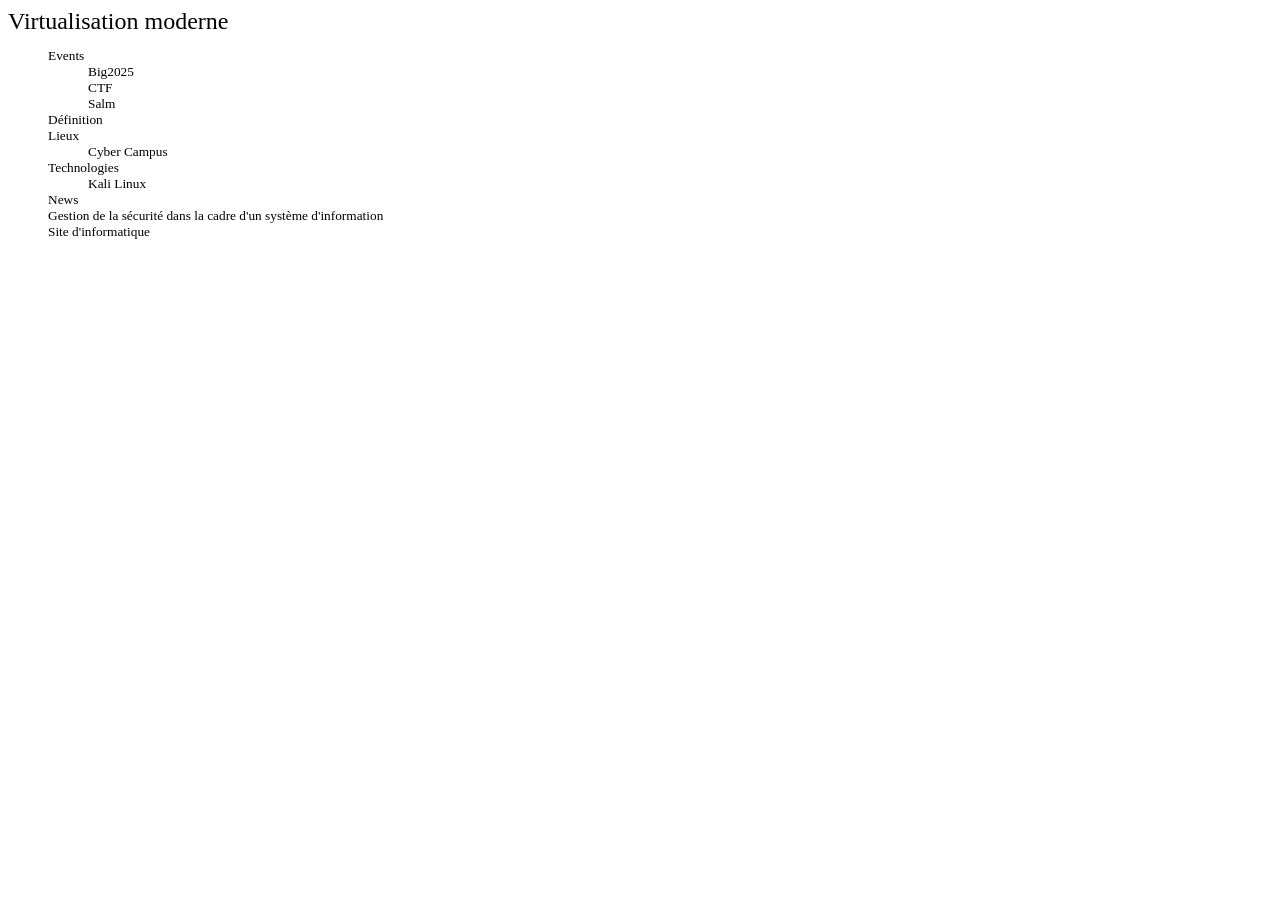
<file: tds/Virtualisation moderne.html>
<!DOCTYPE HTML PUBLIC "-//W3C//DTD HTML 4.01 Transitional//EN" "http://www.w3.org/TR/html4/loose.dtd">
<html>
<head>
<meta charset="UTF-8"><title>Virtualisation moderne</title>
<style type="text/css">
    body {color: #000000; font-size: 10pt; font-family: &quot;SansSerif&quot;, sans-serif; }
li { list-style: none;  margin: 0; }
p { margin: 0; }

span.l { color: red; font-weight: bold; }

a.mapnode:link,
a.mapnode:visited,
a.mapnode:active,
a.mapnode:hover {
    text-decoration: none; color: black;
}
a.mapnode:hover { background: #eeeee0; }

</style>
</head>
<body>
<p><span style="font-size: 18pt; ">Virtualisation moderne</span><ul>
<li>Events<ul>
<li>Big2025</li><li>CTF</li><li>Salm</li></ul>
</li><li></li><li>Définition</li><li>Lieux<ul>
<li><ul>
<li></li></ul>
</li><li>Cyber Campus</li></ul>
</li><li>Technologies<ul>
<li>Kali Linux</li></ul>
</li><li>News</li><li>Gestion de la sécurité dans la cadre d'un système d'information</li><li>Site d'informatique</li></ul>
</body>
</html>
</file>
<file: css/styless.css>
@import url('https://fonts.googleapis.com/css2?family=Inter:wght@400;500;600;700;800&family=Manrope:wght@600;700;800&display=swap');

:root {
    --bg: #030307;
    --bg-soft: #06060d;
    --panel: rgba(11, 12, 20, .90);
    --panel-2: rgba(15, 15, 27, .94);
    --text: #f8f6ff;
    --soft: #d8d3df;
    --muted: #aaa5b5;
    --purple: #7047ff;
    --purple-2: #9c82ff;
    --purple-3: #4f2ac9;
    --line: rgba(137, 99, 255, .24);
    --line-soft: rgba(255, 255, 255, .075);
    --shadow: 0 24px 70px rgba(0, 0, 0, .42);
    --radius: 18px;
    --ease: cubic-bezier(.2, .75, .2, 1);
}

* {
    box-sizing: border-box;
    margin: 0;
    padding: 0;
}
html {
    scroll-behavior: smooth;
    scroll-padding-top: 105px;
}
body {
    min-width: 320px;
    overflow-x: hidden;
    font-family: Inter, Arial, sans-serif;
    color: var(--text);
    background: radial-gradient(ellipse 75% 60% at 15% 18%, rgba(112, 71, 255, .085), transparent 72%), radial-gradient(ellipse 60% 65% at 90% 78%, rgba(112, 71, 255, .06), transparent 75%), #06050c;
    background-attachment: fixed;
    line-height: 1.6;
}

body::before {
    content: "";
    position: fixed;
    z-index: -2;
    width: 750px;
    height: 750px;
    top: -300px;
    left: -330px;
    border-radius: 50%;
    background:
        rgba(111, 68, 255, .16);
    filter: blur(150px);
    pointer-events: none;
    animation:
        backgroundOrbOne
        16s ease-in-out infinite alternate;
}
body::after {
    content: "";
    position: fixed;
    z-index: -2;
    width: 850px;
    height: 850px;
    right: -420px;
    bottom: -300px;
    border-radius: 50%;
    background:
        rgba(84, 47, 203, .13);
    filter: blur(170px);
    pointer-events: none;
    animation:
        backgroundOrbTwo
        19s ease-in-out infinite alternate;
}
@keyframes backgroundOrbOne {
    from {
        transform:
            translate3d(0, 0, 0)
            scale(1);
    }
    to {
        transform:
            translate3d(100px, 60px, 0)
            scale(1.18);
    }
}
@keyframes backgroundOrbTwo {
    from {
        transform:
            translate3d(0, 0, 0)
            scale(1);
    }
    to {
        transform:
            translate3d(-120px, -70px, 0)
            scale(1.2);
    }
}
::selection {
    color: #fff;
    background: var(--purple);
}
a {
    color: inherit;
    text-decoration: none;
}
img {
    display: block;
    max-width: 100%;
}
ul {
    list-style: none;
}
button {
    font-family: inherit;
}
.container {
    width: min(1320px, 92%);
    margin: auto;
}
section {
    position: relative;
    padding: 60px 0;
    border-bottom:
        1px solid rgba(255,255,255,.025);
}

::-webkit-scrollbar {
    width: 8px;
}
::-webkit-scrollbar-track {
    background: #020204;
}
::-webkit-scrollbar-thumb {
    border-radius: 20px;
    background:
        linear-gradient(
            var(--purple-2),
            var(--purple-3)
        );
}
.scroll-progress {
    position: fixed;
    top: 0;
    left: 0;
    z-index: 99999;
    width: 0;
    height: 3px;
    background:
        linear-gradient(
            90deg,
            var(--purple),
            #c5b7ff
        );
    box-shadow:
        0 0 18px rgba(112,71,255,.9);
}

.header-area {
    position: fixed;
    top: 14px;
    left: 0;
    z-index: 5000;
    width: 100%;
    pointer-events: none;
}
.header {
    width: max-content;
    max-width: 94%;
    min-height: 66px;
    margin: auto;
    padding: 8px 10px;
    display: flex;
    align-items: center;
    border:
        1px solid rgba(126,87,255,.34);
    border-radius: 999px;
    background:
        rgba(3,4,8,.76);
    box-shadow:
        0 15px 50px rgba(0,0,0,.48),
        0 0 35px rgba(112,71,255,.09),
        inset 0 1px 0 rgba(255,255,255,.04);
    backdrop-filter:
        blur(25px)
        saturate(130%);
    -webkit-backdrop-filter:
        blur(25px)
        saturate(130%);
    pointer-events: auto;
    transition:
        transform .35s var(--ease),
        background .35s ease,
        border-color .35s ease,
        box-shadow .35s ease;
}
.header-area.scrolled .header {
    transform: translateY(-3px);
    background:
        rgba(3,4,8,.94);
    border-color:
        rgba(142,105,255,.44);
    box-shadow:
        0 18px 55px rgba(0,0,0,.58),
        0 0 35px rgba(112,71,255,.12);
}
.navbar-modern {
    width: auto;
}
.navbar-list {
    display: flex;
    align-items: center;
    justify-content: flex-start;
    gap: 3px;
}
.nav-link {
    position: relative;
    min-height: 46px;
    padding: 0 15px;
    display: flex;
    align-items: center;
    justify-content: center;
    border-radius: 999px;
    color: #d6d1de;
    font-size: 11px;
    font-weight: 700;
    white-space: nowrap;
    overflow: hidden;
    transition:
        color .3s ease,
        background .3s ease,
        transform .3s var(--ease),
        box-shadow .3s ease;
}
.nav-link::before {
    content: "";
    position: absolute;
    inset: 0;
    border-radius: inherit;
    background:
        linear-gradient(
            135deg,
            rgba(123,81,255,.16),
            transparent
        );
    opacity: 0;
    transform: scale(.8);
    transition:
        opacity .3s ease,
        transform .3s ease;
}
.nav-link:hover {
    color: #fff;
    transform: translateY(-2px);
}
.nav-link:hover::before {
    opacity: 1;
    transform: scale(1);
}
.nav-link.active {
    color: #fff;
    background:
        linear-gradient(
            135deg,
            #835fff,
            #5430d2
        );
    box-shadow:
        0 8px 25px rgba(112,71,255,.34),
        0 0 25px rgba(112,71,255,.18);
}
.mobile-menu {
    display: none;
    color: white;
    font-size: 21px;
    cursor: pointer;
}

.hero-section {
    padding:
        145px 0
        72px;
}
.hero-content {
    min-height: 500px;
    display: grid;
    grid-template-columns:
        minmax(0, 1.25fr)
        minmax(300px, .75fr);
    align-items: center;
    gap: 55px;
}
.profile-text {
    position: relative;
    z-index: 2;
    text-align: left;
}
.profile-text::before {
    content: "BTS SIO • SISR";
    display: inline-flex;
    margin-bottom: 19px;
    padding: 7px 14px;
    border:
        1px solid rgba(112,71,255,.36);
    border-radius: 999px;
    color: #c1b1ff;
    background:
        rgba(112,71,255,.08);
    font-size: 10px;
    font-weight: 800;
    letter-spacing: 1.2px;
    animation:
        heroBadge
        4s ease-in-out infinite;
}
@keyframes heroBadge {
    0%,
    100% {
        transform: translateY(0);
    }
    50% {
        transform: translateY(-5px);
    }
}
.profile-text h1 {
    max-width: 850px;
    font:
        800
        clamp(48px, 6vw, 82px) /
        .98
        Manrope,
        sans-serif;
    letter-spacing: -4px;
    color: transparent;
    background:
        linear-gradient(
            110deg,
            #fff 18%,
            #e3dcff 62%,
            #987cff
        );
    background-clip: text;
    -webkit-background-clip: text;
}
.profile-text p {
    max-width: 780px;
    margin-top: 23px;
    color: #c0bac8;
    font-size: 14px;
    line-height: 1.75;
}
.btn-group {
    margin-top: 27px;
}

.btn,
.cert-link,
.synthesis-download-btn,
.synthesis-view-btn,
.theme-btn {
    position: relative;
    min-height: 44px;
    padding: 0 18px;
    display: inline-flex;
    align-items: center;
    justify-content: center;
    gap: 8px;
    border:
        1px solid rgba(132,91,255,.38);
    border-radius: 11px;
    color: #fff;
    background:
        linear-gradient(
            135deg,
            #825eff,
            #5732d8
        );
    font-size: 10px;
    font-weight: 800;
    cursor: pointer;
    overflow: hidden;
    box-shadow:
        0 8px 25px rgba(99,59,230,.18);
    transition:
        transform .3s var(--ease),
        box-shadow .3s ease,
        border-color .3s ease;
}
.btn::before,
.cert-link::before,
.synthesis-download-btn::before,
.synthesis-view-btn::before,
.theme-btn::before {
    content: "";
    position: absolute;
    width: 45px;
    height: 170%;
    left: -80px;
    top: -35%;
    background:
        rgba(255,255,255,.24);
    transform: rotate(25deg);
    filter: blur(7px);
    transition:
        left .65s var(--ease);
}
.btn:hover,
.cert-link:hover,
.synthesis-download-btn:hover,
.synthesis-view-btn:hover,
.theme-btn:hover {
    transform:
        translateY(-4px)
        scale(1.025);
    box-shadow:
        0 16px 40px rgba(112,71,255,.34);
}
.btn:hover::before,
.cert-link:hover::before,
.synthesis-download-btn:hover::before,
.synthesis-view-btn:hover::before,
.theme-btn:hover::before {
    left: 125%;
}

.social {
    margin-top: 19px;
    display: flex;
    gap: 9px;
}
.social a,
.social-icon {
    width: 41px;
    height: 41px;
    display: grid;
    place-items: center;
    border:
        1px solid var(--line-soft);
    border-radius: 11px;
    color: #b8b2c2;
    background:
        rgba(255,255,255,.025);
    transition:
        color .3s ease,
        border-color .3s ease,
        background .3s ease,
        transform .3s var(--ease),
        box-shadow .3s ease;
}
.social a:hover,
.social-icon:hover {
    color: #fff;
    border-color:
        rgba(112,71,255,.46);
    background:
        rgba(112,71,255,.13);
    transform:
        translateY(-5px)
        rotate(-4deg);
    box-shadow:
        0 12px 30px rgba(91,53,215,.16);
}

.hero-tech-panel {
    position: relative;
    min-height: 330px;
    padding: 28px;
    overflow: hidden;
    border:
        1px solid var(--line);
    border-radius: 24px;
    background:
        linear-gradient(
            145deg,
            rgba(16,18,29,.94),
            rgba(5,7,12,.94)
        );
    box-shadow: var(--shadow);
    transition:
        transform .5s var(--ease),
        border-color .4s ease,
        box-shadow .4s ease;
}
.hero-tech-panel:hover {
    transform: translateY(-7px);
    border-color:
        rgba(142,103,255,.42);
    box-shadow:
        0 30px 80px rgba(0,0,0,.52),
        0 0 45px rgba(100,60,235,.1);
}
.hero-tech-panel::before {
    content: "";
    position: absolute;
    width: 400px;
    height: 400px;
    top: -260px;
    right: -200px;
    border-radius: 50%;
    background:
        rgba(112,71,255,.24);
    filter: blur(65px);
    animation:
        techGlow
        6s ease-in-out infinite alternate;
}
@keyframes techGlow {
    from {
        transform: translate(0,0) scale(.9);
    }
    to {
        transform: translate(-80px,80px) scale(1.2);
    }
}
.hero-tech-inner {
    position: relative;
    z-index: 1;
}
.tech-kicker {
    color: var(--purple-2);
    font-size: 9px;
    font-weight: 800;
    letter-spacing: 2px;
}
.tech-title {
    margin:
        8px 0
        24px;
    font:
        800
        26px
        Manrope;
}
.tech-grid {
    display: grid;
    grid-template-columns:
        1fr 1fr;
    gap: 10px;
}
.tech-chip {
    padding: 15px;
    border:
        1px solid var(--line-soft);
    border-radius: 12px;
    background:
        rgba(255,255,255,.025);
    transition:
        transform .3s var(--ease),
        border-color .3s ease,
        background .3s ease;
}
.tech-chip:hover {
    transform: translateY(-4px);
    border-color:
        rgba(128,87,255,.35);
    background:
        rgba(112,71,255,.08);
}
.tech-chip small {
    display: block;
    color: #9690a1;
    font-size: 8px;
    text-transform: uppercase;
}
.tech-chip strong {
    color: #fff;
    font-size: 12px;
}
.tech-status {
    margin-top: 18px;
    color: #b8a7ff;
    font-size: 10px;
}
.tech-status::before {
    content: "";
    display: inline-block;
    width: 7px;
    height: 7px;
    margin-right: 7px;
    border-radius: 50%;
    background: #8b68ff;
    box-shadow:
        0 0 14px #8b68ff;
    animation:
        pulse 1.7s ease-in-out infinite;
}

.section-title {
    margin-bottom: 30px;
    display: flex;
    align-items: center;
    gap: 14px;
    text-align: left;
}
.section-title::before {
    content: attr(data-number);
    color: #8268dd;
    font:
        800
        11px
        Manrope;
    letter-spacing: 1px;
}
.section-title h2 {
    flex: 0 0 auto;
    color: #fff;
    font:
        800
        clamp(25px, 3vw, 38px)
        Manrope;
    letter-spacing: -1px;
}
.title-line {
    position: relative;
    flex: 1;
    height: 1px;
    overflow: hidden;
    background:
        linear-gradient(
            90deg,
            rgba(112,71,255,.55),
            transparent
        );
}
.title-line::after {
    content: "";
    position: absolute;
    top: 0;
    left: -30%;
    width: 30%;
    height: 100%;
    background:
        linear-gradient(
            90deg,
            transparent,
            #b09aff,
            transparent
        );
    animation:
        titleScanner
        4s linear infinite;
}
@keyframes titleScanner {
    to {
        left: 110%;
    }
}
.section-subtitle {
    margin:
        28px 0
        15px;
}
.section-subtitle h3 {
    font:
        700
        18px
        Manrope;
}
.subtitle-line,
.column-line {
    width: 42px;
    height: 3px;
    margin-top: 8px;
    border-radius: 20px;
    background:
        linear-gradient(
            90deg,
            var(--purple),
            var(--purple-2)
        );
}

.about-content,
.education-column,
.timeline-card,
.project-card,
.certification-card,
.synthesis-wrapper,
.procedure-card,
.theme-description,
.point-card,
.application-item,
.source-category {
    border:
        1px solid var(--line-soft);
    background:
        linear-gradient(
            145deg,
            rgba(13,16,25,.94),
            rgba(6,8,13,.94)
        );
    box-shadow:
        0 12px 38px rgba(0,0,0,.18);
}

.about-content {
    position: relative;
    max-width: 1180px;
    margin: auto;
    padding: 30px 34px;
    border-radius: 17px;
    overflow: hidden;
    transition:
        transform .4s var(--ease),
        border-color .4s ease,
        box-shadow .4s ease;
}
.about-content::before {
    content: "";
    position: absolute;
    width: 300px;
    height: 180px;
    left: 10%;
    top: -130px;
    border-radius: 50%;
    background:
        rgba(112,71,255,.12);
    filter: blur(55px);
    pointer-events: none;
}
.about-content:hover {
    transform: translateY(-5px);
    border-color:
        rgba(127,87,255,.3);
    box-shadow:
        0 25px 65px rgba(0,0,0,.36);
}
.about-content p {
    position: relative;
    z-index: 1;
    margin-bottom: 13px;
    color: #c4becb;
    font-size: 13px;
    line-height: 1.75;
    opacity: 1;
    filter: none;
}
.about-content strong {
    color: #fff;
}

.education-grid {
    display: grid;
    grid-template-columns:
        1fr 1fr;
    gap: 16px;
}
.education-column {
    padding: 24px;
    border-radius: 17px;
    transition:
        transform .4s var(--ease),
        border-color .4s ease,
        box-shadow .4s ease;
}
.education-column:hover {
    transform: translateY(-6px);
    border-color:
        rgba(130,90,255,.35);
    box-shadow:
        0 22px 60px rgba(0,0,0,.35);
}
.column-header {
    margin-bottom: 19px;
}
.column-icon {
    color: var(--purple-2);
    font-size: 20px;
}
.column-title {
    margin-top: 5px;
    color: #fff;
    font:
        700
        16px
        Manrope;
}
.timeline-vertical .timeline-entry {
    position: relative;
    padding:
        0 0
        14px 21px;
    border-left:
        1px solid rgba(112,71,255,.24);
}
.timeline-vertical .timeline-entry:last-child {
    padding-bottom: 0;
}
.entry-marker {
    position: absolute;
    top: 7px;
    left: -6px;
    width: 11px;
    height: 11px;
    border-radius: 50%;
    background: var(--purple);
    box-shadow:
        0 0 14px rgba(112,71,255,.6);
    transition:
        transform .3s ease,
        box-shadow .3s ease;
}
.timeline-entry:hover .entry-marker {
    transform: scale(1.35);
    box-shadow:
        0 0 22px rgba(140,105,255,.85);
}
.entry-content {
    padding: 14px;
    border-radius: 11px;
    background:
        rgba(255,255,255,.025);
    transition:
        background .3s ease,
        transform .3s var(--ease);
}
.timeline-entry:hover .entry-content {
    transform: translateX(4px);
    background:
        rgba(112,71,255,.055);
}
.year-badge,
.timeline-year {
    color: var(--purple-2);
    font-size: 9px;
    font-weight: 800;
}
.school-name {
    margin:
        4px 0
        2px;
    color: #fff;
    font-size: 13px;
}
.degree-name {
    color: #aaa5b4;
    font-size: 10px;
}
.skills-tags {
    margin-top: 9px;
    display: flex;
    flex-wrap: wrap;
    gap: 5px;
}
.skills-tags span {
    padding:
        4px 7px;
    border-radius: 5px;
    color: #c8bbff;
    background:
        rgba(112,71,255,.08);
    font-size: 8px;
}

.competences-area {
    position: relative;
    overflow: visible;
}

#competences .skills-tabs {
    display: none !important;
}

#competences .category-section,
#competences .category-section.active-category {
    position: relative;
    display: block !important;
    margin: 0 0 34px;
    opacity: 1 !important;
    visibility: visible !important;
    transform: none !important;
    filter: none !important;
}
#competences .category-section:last-child {
    margin-bottom: 0;
}

#competences .category-section.reveal-item,
#competences .category-section .reveal-item,
#competences .category-header,
#competences .skills-flow,
#competences .skill-badge {
    opacity: 1 !important;
    visibility: visible !important;
    filter: none !important;
}
#competences .category-section.reveal-item,
#competences .category-section .reveal-item,
#competences .category-header,
#competences .skills-flow {
    transform: none !important;
}

.category-header {
    position: relative;
    display: flex;
    align-items: center;
    gap: 12px;
    margin-bottom: 16px;
}
.category-header .category-icon {
    width: 42px;
    height: 42px;
    flex: 0 0 42px;
    display: grid;
    place-items: center;
    border: 1px solid rgba(112, 71, 255, .26);
    border-radius: 12px;
    color: var(--purple-2);
    background:
        linear-gradient(
            145deg,
            rgba(112, 71, 255, .15),
            rgba(112, 71, 255, .055)
        );
    box-shadow:
        inset 0 1px 0 rgba(255,255,255,.035),
        0 8px 24px rgba(0,0,0,.16);
    transition:
        transform .35s var(--ease),
        background .35s ease,
        border-color .35s ease,
        box-shadow .35s ease;
}
.category-header:hover .category-icon {
    transform: translateY(-3px) rotate(-5deg) scale(1.06);
    border-color: rgba(145, 111, 255, .48);
    background: rgba(112, 71, 255, .18);
    box-shadow:
        0 12px 30px rgba(0,0,0,.25),
        0 0 24px rgba(112,71,255,.12);
}
.category-header h3 {
    margin: 0;
    color: #fff;
    font: 700 16px Manrope, Inter, sans-serif;
    letter-spacing: -.2px;
}

.skills-flow {
    display: grid !important;
    grid-template-columns: repeat(5, minmax(0, 1fr));
    gap: 11px;
}

.skill-badge {
    position: relative;
    min-width: 0;
    min-height: 132px;
    padding: 16px;
    overflow: hidden;
    border: 1px solid var(--line-soft);
    border-radius: 14px;
    color: #fff;
    background:
        linear-gradient(
            145deg,
            rgba(14, 15, 25, .97),
            rgba(7, 8, 14, .97)
        );
    box-shadow:
        inset 0 1px 0 rgba(255,255,255,.025),
        0 12px 30px rgba(0,0,0,.16);
    opacity: 1 !important;
    visibility: visible !important;
    filter: none !important;
    transition:
        transform .35s var(--ease),
        border-color .35s ease,
        background .35s ease,
        box-shadow .35s ease;
}
.skill-badge::before {
    content: "";
    position: absolute;
    left: 14px;
    right: 14px;
    bottom: 0;
    height: 1px;
    background:
        linear-gradient(
            90deg,
            transparent,
            rgba(156,130,255,.9),
            transparent
        );
    transform: scaleX(0);
    transform-origin: center;
    transition: transform .35s var(--ease);
    pointer-events: none;
}
.skill-badge::after {
    content: "";
    position: absolute;
    width: 160px;
    height: 160px;
    top: -105px;
    right: -105px;
    border-radius: 50%;
    background: rgba(112,71,255,.20);
    filter: blur(38px);
    opacity: 0;
    pointer-events: none;
    transition:
        opacity .4s ease,
        transform .5s ease;
}
.skill-badge:hover {
    transform: translateY(-7px) scale(1.012);
    border-color: rgba(132,91,255,.46);
    background:
        linear-gradient(
            145deg,
            rgba(23,20,41,.98),
            rgba(8,8,15,.98)
        );
    box-shadow:
        0 20px 50px rgba(0,0,0,.40),
        0 0 30px rgba(100,60,235,.10);
}
.skill-badge:hover::before {
    transform: scaleX(1);
}
.skill-badge:hover::after {
    opacity: 1;
    transform: translate(-20px,25px) scale(1.2);
}

.skill-badge img {
    position: relative;
    z-index: 2;
    display: block;
    width: 48px;
    height: 48px;
    margin: 0 0 11px;
    object-fit: contain;
    opacity: 1 !important;
    filter: none;
    transition:
        transform .35s var(--ease),
        filter .35s ease;
}
.skill-badge:hover img {
    transform: translateY(-4px) scale(1.08);
    filter: drop-shadow(0 7px 12px rgba(120,80,255,.24));
}
.skill-badge.double img {
    display: inline-block;
    width: 44px;
    height: 44px;
    margin-right: 5px;
}

.skill-badge span {
    position: relative;
    z-index: 2;
    display: block;
    color: #f5f2fa;
    font-size: 10px;
    font-weight: 800;
    line-height: 1.4;
    opacity: 1 !important;
}
.skill-badge p {
    position: relative;
    z-index: 2;
    margin-top: 5px;
    color: #aaa5b5;
    font-size: 8px;
    line-height: 1.55;
    opacity: 1 !important;
}

.doc-link {
    position: relative;
    z-index: 3;
    display: inline-flex;
    align-items: center;
    gap: 5px;
    margin-top: 8px;
    color: var(--purple-2);
    font-size: 8px;
    font-weight: 700;
    transition:
        color .25s ease,
        transform .25s ease;
}
.doc-link:hover {
    color: #fff;
    transform: translateX(3px);
}

@media (max-width: 1180px) {
    .skills-flow {
        grid-template-columns: repeat(4, minmax(0, 1fr));
    }
}
@media (max-width: 900px) {
    .skills-flow {
        grid-template-columns: repeat(3, minmax(0, 1fr));
    }
}
@media (max-width: 650px) {
    #competences .category-section,
    #competences .category-section.active-category {
        margin-bottom: 28px;
    }
    .skills-flow {
        grid-template-columns: repeat(2, minmax(0, 1fr));
    }
    .skill-badge {
        min-height: 125px;
        padding: 14px;
    }
}
@media (max-width: 420px) {
    .skills-flow {
        grid-template-columns: 1fr;
    }
}

.timeline-wrapper {
    display: grid;
    grid-template-columns:
        repeat(4, minmax(0,1fr));
    gap: 11px;
}
.experiences-area .timeline-entry {
    padding: 0;
    border: 0;
}
.timeline-dot {
    display: none;
}
.timeline-card {
    position: relative;
    height: 100%;
    min-height: 145px;
    padding: 19px;
    border-radius: 14px;
    overflow: hidden;
    transition:
        transform .4s var(--ease),
        border-color .4s ease,
        box-shadow .4s ease;
}
.timeline-card::after {
    content: "";
    position: absolute;
    left: 0;
    top: 20px;
    width: 2px;
    height: 0;
    background:
        linear-gradient(
            var(--purple-2),
            transparent
        );
    transition:
        height .45s var(--ease);
}
.timeline-card:hover {
    transform: translateY(-7px);
    border-color:
        rgba(112,71,255,.4);
    box-shadow:
        0 20px 50px rgba(0,0,0,.4);
}
.timeline-card:hover::after {
    height: calc(100% - 40px);
}
.timeline-role {
    margin:
        5px 0;
    color: #fff;
    font-size: 12px;
}
.timeline-place {
    color: #aaa5b5;
    font-size: 9px;
    opacity: 1;
}

.project-toolbar {
    margin-bottom: 18px;
    display: flex;
    align-items: center;
    justify-content: space-between;
    gap: 12px;
    flex-wrap: wrap;
}
.project-filters {
    display: flex;
    flex-wrap: wrap;
    gap: 6px;
}
.project-filter,
.projects-more {
    min-height: 39px;
    padding: 0 13px;
    border:
        1px solid var(--line-soft);
    border-radius: 999px;
    color: #b2adba;
    background:
        rgba(8,10,16,.9);
    font:
        700
        9px
        Inter;
    cursor: pointer;
    transition:
        transform .3s var(--ease),
        color .3s ease,
        border-color .3s ease,
        background .3s ease,
        box-shadow .3s ease;
}
.project-filter:hover,
.projects-more:hover {
    color: #fff;
    transform: translateY(-3px);
    border-color:
        rgba(112,71,255,.42);
    background:
        rgba(112,71,255,.12);
}
.project-filter.active {
    color: #fff;
    border-color:
        rgba(145,111,255,.4);
    background:
        linear-gradient(
            135deg,
            #7954f7,
            #512bd0
        );
    box-shadow:
        0 8px 25px rgba(99,58,230,.24);
}

.projects-grid {
    display: grid;
    grid-template-columns:
        repeat(3, minmax(0,1fr));
    gap: 12px;
}
.project-card {
    position: relative;
    min-height: 205px;
    padding: 19px;
    overflow: hidden;
    border-radius: 16px;
    cursor: pointer;
    transition:
        transform .42s var(--ease),
        border-color .42s ease,
        box-shadow .42s ease;
}
.project-card:hover {
    transform:
        translateY(-8px)
        scale(1.01);
    border-color:
        rgba(112,71,255,.44);
    box-shadow:
        0 22px 55px rgba(0,0,0,.43),
        0 0 30px rgba(112,71,255,.08);
}
.project-card.is-hidden {
    display: none !important;
}
.project-header {
    margin-bottom: 13px;
    display: flex;
    align-items: center;
    gap: 11px;
}
.project-icon {
    width: 40px;
    height: 40px;
    flex: 0 0 40px;
    display: grid;
    place-items: center;
    border:
        1px solid rgba(112,71,255,.12);
    border-radius: 10px;
    color: var(--purple-2);
    background:
        rgba(112,71,255,.11);
    transition:
        transform .4s var(--ease),
        background .4s ease,
        box-shadow .4s ease;
}
.project-card:hover .project-icon {
    transform:
        rotate(-5deg)
        scale(1.08);
    background:
        rgba(112,71,255,.2);
    box-shadow:
        0 8px 25px rgba(93,54,219,.16);
}
.project-header h3 {
    color: #fff;
    font-size: 12px;
}

.project-description {
    max-height: none;
    overflow: visible;
    mask-image: none;
    -webkit-mask-image: none;
    opacity: 1;
    filter: none;
}
.project-description p {
    color: #b6b0be;
    font-size: 9px;
    line-height: 1.65;
    opacity: 1;
    filter: none;
}
.project-description strong {
    color: #eeeaf4;
}
.project-card::after {
    content: "↗";
    position: absolute;
    right: 16px;
    bottom: 12px;
    color: #8872df;
    font-size: 15px;
    transition:
        color .3s ease,
        transform .3s var(--ease);
}
.project-card:hover::after {
    color: #fff;
    transform:
        translate(4px,-4px);
}
.project-wide {
    grid-column: auto;
}
.team-section {
    margin-top: 8px;
}
.team-label {
    color: #fff !important;
    font-weight: 700;
}
.team-members {
    margin-top: 5px;
    display: flex;
    flex-wrap: wrap;
    gap: 6px;
}
.team-member {
    color: var(--purple-2);
    font-size: 8px;
}

.project-modal {
    position: fixed;
    inset: 0;
    z-index: 10000;
    display: grid;
    place-items: center;
    padding: 20px;
    background:
        rgba(0,0,4,.75);
    backdrop-filter: blur(18px);
    opacity: 0;
    visibility: hidden;
    transition:
        opacity .35s ease,
        visibility .35s ease;
}
.project-modal.open {
    opacity: 1;
    visibility: visible;
}
.project-modal-box {
    width: min(680px,94vw);
    max-height: 82vh;
    overflow: auto;
    padding: 28px;
    border:
        1px solid rgba(112,71,255,.38);
    border-radius: 20px;
    background:
        linear-gradient(
            145deg,
            rgba(15,14,26,.98),
            rgba(6,7,12,.98)
        );
    box-shadow:
        0 30px 100px rgba(0,0,0,.7),
        0 0 60px rgba(100,60,235,.1);
    transform:
        translateY(30px)
        scale(.95);
    transition:
        transform .45s var(--ease);
}
.project-modal.open .project-modal-box {
    transform:
        translateY(0)
        scale(1);
}
.project-modal-head {
    margin-bottom: 18px;
    display: flex;
    align-items: center;
    justify-content: space-between;
    gap: 15px;
}
.project-modal-head h3 {
    color: #fff;
    font:
        800
        23px
        Manrope;
}
.project-modal-close {
    width: 40px;
    height: 40px;
    border:
        1px solid var(--line-soft);
    border-radius: 10px;
    color: #fff;
    background:
        #11141c;
    cursor: pointer;
    transition:
        transform .3s var(--ease),
        background .3s ease;
}
.project-modal-close:hover {
    transform: rotate(90deg);
    background:
        rgba(112,71,255,.2);
}
.project-modal-content p {
    margin:
        8px 0;
    color: #bdb7c5;
    font-size: 12px;
    line-height: 1.75;
}
.project-modal-content .team-section {
    display: block;
}

.cert-carousel-shell {
    position: relative;
}
.certifications-grid {
    display: grid;
    grid-auto-flow: column;
    grid-auto-columns:
        calc((100% - 42px) / 4);
    grid-template-columns: none;
    gap: 14px;
    overflow-x: auto;
    padding:
        2px 2px
        14px;
    scroll-snap-type: x mandatory;
    scrollbar-width: none;
}
.certifications-grid::-webkit-scrollbar {
    display: none;
}
.certification-card {
    min-width: 0;
    display: flex;
    flex-direction: column;
    overflow: hidden;
    border-radius: 15px;
    scroll-snap-align: start;
    transition:
        transform .4s var(--ease),
        border-color .4s ease,
        box-shadow .4s ease;
}
.certification-card:hover {
    transform: translateY(-7px);
    border-color:
        rgba(112,71,255,.42);
    box-shadow:
        0 22px 55px rgba(0,0,0,.4);
}
.cert-image-container {
    height: 175px;
    padding: 10px;
    overflow: hidden;
    background:
        rgba(5,6,8,.7);
}
.cert-image-container img {
    width: 100%;
    height: 100%;
    object-fit: contain;
    transition:
        transform .6s var(--ease);
}
.certification-card:hover img {
    transform: scale(1.055);
}
.cert-content {
    flex: 1;
    padding: 16px;
    display: flex;
    flex-direction: column;
}
.cert-content h3 {
    min-height: 38px;
    margin-bottom: 8px;
    color: var(--purple-2);
    font-size: 12px;
}
.cert-meta {
    display: flex;
    flex-direction: column;
    gap: 4px;
    color: #b5b1bd;
    font-size: 8px;
}
.cert-link {
    width: 100%;
    margin-top: 13px;
    min-height: 38px;
    font-size: 9px;
}
.cert-link.disabled {
    color: #817d89;
    background:
        rgba(255,255,255,.02);
    border-color:
        var(--line-soft);
}
.carousel-controls {
    margin-top: 10px;
    display: flex;
    justify-content: flex-end;
    gap: 7px;
}
.carousel-btn {
    width: 40px;
    height: 40px;
    border:
        1px solid var(--line-soft);
    border-radius: 10px;
    color: #fff;
    background:
        rgba(9,12,19,.9);
    cursor: pointer;
    transition:
        transform .3s var(--ease),
        border-color .3s ease,
        background .3s ease;
}
.carousel-btn:hover {
    transform: translateY(-3px);
    border-color:
        rgba(112,71,255,.4);
    background:
        rgba(112,71,255,.14);
}

.docs-combined {
    display: grid;
    grid-template-columns:
        1.15fr .85fr;
    gap: 15px;
}
.synthesis-area,
.procedures-area {
    padding-top: 52px;
    padding-bottom: 52px;
}
.synthesis-wrapper {
    padding: 18px;
    border-radius: 15px;
}
.synthesis-image-container {
    max-height: 390px;
    overflow: hidden;
    border-radius: 10px;
    background: #fff;
}
.synthesis-image-container img {
    width: 100%;
    transition:
        transform .6s var(--ease);
}
.synthesis-wrapper:hover
.synthesis-image-container img {
    transform: scale(1.02);
}
.synthesis-actions {
    margin-top: 13px;
    display: flex;
    flex-wrap: wrap;
    gap: 8px;
}
.synthesis-caption {
    margin-top: 10px;
    color: #aaa5b5;
    font-size: 9px;
}

.procedures-grid {
    display: grid;
    grid-template-columns:
        repeat(5,minmax(0,1fr));
    gap: 10px;
}
.procedure-card {
    position: relative;
    min-height: 165px;
    padding: 16px;
    display: flex;
    flex-direction: column;
    border-radius: 13px;
    overflow: hidden;
    transition:
        transform .4s var(--ease),
        border-color .4s ease,
        box-shadow .4s ease;
}
.procedure-card:hover {
    transform: translateY(-6px);
    border-color:
        rgba(112,71,255,.4);
    box-shadow:
        0 20px 50px rgba(0,0,0,.38);
}
.procedure-header {
    margin-bottom: 16px;
    display: flex;
    align-items: center;
    justify-content: space-between;
}
.procedure-number {
    color: #62537d;
    font:
        800
        21px
        Manrope;
}
.procedure-icon {
    color: var(--purple-2);
    transition:
        transform .35s var(--ease);
}
.procedure-card:hover .procedure-icon {
    transform:
        rotate(-7deg)
        scale(1.15);
}
.procedure-content h3 {
    color: #fff;
    font-size: 10px;
}
.procedure-content p {
    margin-top: 4px;
    color: #aaa5b5;
    font-size: 8px;
    opacity: 1;
    filter: none;
}
.procedure-domain {
    margin-top: auto;
    padding-top: 12px;
    color: var(--purple-2);
    font-size: 7px;
    text-transform: uppercase;
}

.theme-banner {
    position: relative;
    padding: 22px;
    display: flex;
    align-items: center;
    gap: 18px;
    overflow: hidden;
    border:
        1px solid rgba(112,71,255,.22);
    border-radius: 17px;
    background:
        linear-gradient(
            120deg,
            rgba(112,71,255,.14),
            rgba(112,71,255,.025)
        );
}
.theme-banner::after {
    content: "";
    position: absolute;
    width: 300px;
    height: 300px;
    right: -180px;
    top: -180px;
    border-radius: 50%;
    background:
        rgba(112,71,255,.18);
    filter: blur(50px);
    pointer-events: none;
}
.theme-icon {
    position: relative;
    z-index: 2;
    color: var(--purple-2);
    font-size: 26px;
}
.theme-content {
    position: relative;
    z-index: 2;
    flex: 1;
}
.theme-label {
    color: var(--purple-2);
    font-size: 8px;
    text-transform: uppercase;
    letter-spacing: 1px;
}
.theme-content h1 {
    color: #fff;
    font:
        800
        25px
        Manrope;
}
.theme-description {
    margin-top: 11px;
    padding: 17px;
    border-radius: 12px;
    color: #b8b2c0;
    font-size: 10px;
    line-height: 1.7;
    opacity: 1;
    filter: none;
}
.points-container {
    display: grid;
    grid-template-columns:
        repeat(3,minmax(0,1fr));
    gap: 10px;
}
.point-card {
    padding: 15px;
    display: grid;
    grid-template-columns:
        25px 27px 1fr;
    gap: 8px;
    border-radius: 12px;
    cursor: pointer;
    transition:
        transform .4s var(--ease),
        border-color .4s ease,
        box-shadow .4s ease;
}
.point-card:hover {
    transform: translateY(-5px);
    border-color:
        rgba(112,71,255,.38);
    box-shadow:
        0 18px 45px rgba(0,0,0,.35);
}
.point-number {
    color: #7561a1;
    font:
        800
        14px
        Manrope;
}
.point-icon,
.app-icon {
    color: var(--purple-2);
}
.point-content h4,
.app-content h4 {
    color: #fff;
    font-size: 10px;
}
.point-content p,
.app-content li {
    color: #aaa5b5;
    font-size: 8px;
    opacity: 1;
    filter: none;
}
.applications-area,
.sources-area {
    margin-top: 20px;
}
.applications-list {
    display: grid;
    grid-template-columns:
        repeat(2,minmax(0,1fr));
    gap: 9px;
}
.application-item {
    padding: 16px;
    display: grid;
    grid-template-columns:
        31px 1fr;
    gap: 10px;
    border-radius: 11px;
    transition:
        transform .35s var(--ease),
        border-color .35s ease;
}
.application-item:hover {
    transform: translateY(-5px);
    border-color:
        rgba(112,71,255,.35);
}
.app-content li {
    margin-left: 14px;
    list-style: disc;
}
.sources-grid {
    display: grid;
    grid-template-columns:
        repeat(4,minmax(0,1fr));
    gap: 9px;
}
.source-category {
    padding: 15px;
    border-radius: 11px;
    transition:
        transform .35s var(--ease),
        border-color .35s ease;
}
.source-category:hover {
    transform: translateY(-5px);
    border-color:
        rgba(112,71,255,.35);
}
.source-category h4 {
    margin:
        7px 0;
    color: #fff;
    font-size: 10px;
}
.source-links li {
    margin:
        4px 0;
    color: #aaa5b5;
    font-size: 8px;
}
.source-links a {
    transition:
        color .25s ease;
}
.source-links a:hover {
    color: #fff;
}
.watch-collapsible {
    overflow: hidden;
    transition:
        max-height .65s var(--ease),
        opacity .4s ease;
}
.watch-toggle {
    margin:
        16px auto
        0;
    display: flex;
}

.footer {
    padding:
        38px 0;
    border-top:
        1px solid var(--line-soft);
    color: #aaa5b5;
    background:
        rgba(2,3,5,.75);
    font-size: 9px;
}
.footer-top,
.footer-bottom {
    display: flex;
    align-items: flex-start;
    justify-content: space-between;
    gap: 18px;
    flex-wrap: wrap;
}
.footer-divider {
    height: 1px;
    margin:
        18px 0;
    background:
        linear-gradient(
            90deg,
            transparent,
            rgba(112,71,255,.3),
            transparent
        );
}
.brand-logo {
    color: #fff;
    font-weight: 800;
}
.brand-logo i {
    color: var(--purple-2);
}
.footer-links ul,
.footer-contact ul {
    margin-top: 7px;
}
.footer-links li,
.footer-contact li {
    margin:
        3px 0;
}
.footer a {
    transition:
        color .25s ease;
}
.footer a:hover {
    color: #fff;
}
.social-links {
    margin-top: 10px;
    display: flex;
    gap: 8px;
}

.side-nav {
    position: fixed;
    right: 20px;
    top: 50%;
    z-index: 4000;
    display: flex;
    flex-direction: column;
    gap: 9px;
    padding:
        11px 8px;
    border:
        1px solid rgba(255,255,255,.055);
    border-radius: 999px;
    background:
        rgba(5,5,10,.55);
    backdrop-filter: blur(15px);
    transform:
        translateY(-50%);
}
.side-dot {
    width: 8px;
    height: 8px;
    padding: 0;
    border:
        1px solid rgba(255,255,255,.25);
    border-radius: 50%;
    background: #080a0f;
    cursor: pointer;
    transition:
        height .3s var(--ease),
        transform .3s var(--ease),
        border-color .3s ease,
        background .3s ease,
        box-shadow .3s ease;
}
.side-dot:hover {
    transform: scale(1.4);
    background: var(--purple-2);
}
.side-dot.active {
    height: 25px;
    border-radius: 999px;
    border-color:
        var(--purple-2);
    background:
        linear-gradient(
            var(--purple-2),
            var(--purple-3)
        );
    box-shadow:
        0 0 15px rgba(112,71,255,.5);
}

.mouse-glow {
    position: relative;
    overflow: hidden;
    isolation: isolate;
}
.mouse-glow::before {
    content: "";
    position: absolute;
    inset: 0;
    z-index: 0;
    pointer-events: none;
    opacity: 0;
    background:
        radial-gradient(
            280px circle
            at var(--x,50%)
            var(--y,50%),
            rgba(126,86,255,.14),
            transparent 45%
        );
    transition:
        opacity .3s ease;
}
.mouse-glow:hover::before {
    opacity: 1;
}
.mouse-glow > * {
    position: relative;
    z-index: 1;
}

.reveal-item {
    opacity: 0;
    transform:
        translateY(26px);
    filter: blur(3px);
    transition:
        opacity .7s var(--ease),
        transform .7s var(--ease),
        filter .7s ease;
}
.reveal-item.from-left {
    transform:
        translateX(-30px);
}
.reveal-item.from-right {
    transform:
        translateX(30px);
}
.reveal-item.zoom-in {
    transform:
        translateY(12px)
        scale(.96);
}
.reveal-item.is-visible {
    opacity: 1;
    transform:
        translate3d(0,0,0)
        scale(1);
    filter: blur(0);
}

#competences .skills-tabs,
#competences .category-section.active-category,
#competences .category-section.active-category .category-header,
#competences .category-section.active-category .skills-flow,
#competences .category-section.active-category .skill-badge {
    opacity: 1 !important;
    visibility: visible !important;
    filter: none !important;
}

.ripple-effect {
    position: absolute;
    z-index: 30;
    border-radius: 50%;
    background:
        rgba(255,255,255,.32);
    pointer-events: none;
    transform: scale(0);
    animation:
        ripple .62s ease-out forwards;
}
@keyframes ripple {
    to {
        opacity: 0;
        transform: scale(4);
    }
}
@keyframes pulse {
    50% {
        opacity: .45;
        transform: scale(.8);
    }
}

.about-content p,
.project-description p,
.timeline-place,
.degree-name,
.theme-description,
.point-content p,
.app-content li,
.procedure-content p,
.source-links li,
.skill-badge p {
    opacity: 1;
    filter: none;
    text-shadow: none;
}

@media (max-width: 1200px) {
    .nav-link {
        padding:
            0 10px;
        font-size: 9px;
    }
    .skills-flow {
        grid-template-columns:
            repeat(4,1fr);
    }
    .projects-grid {
        grid-template-columns:
            repeat(3,1fr);
    }
    .procedures-grid {
        grid-template-columns:
            repeat(3,1fr);
    }
    .certifications-grid {
        grid-auto-columns:
            calc((100% - 28px) / 3);
    }
}

@media (max-width: 980px) {
    .header {
        width: 92%;
        max-width: none;
        justify-content: flex-end;
        border-radius: 17px;
    }
    .mobile-menu {
        display: block;
    }
    .navbar-modern {
        position: absolute;
        top: 72px;
        left: 4%;
        right: 4%;
        width: auto;
        padding: 10px;
        border:
            1px solid var(--line);
        border-radius: 15px;
        background:
            rgba(4,5,8,.97);
        box-shadow:
            var(--shadow);
        backdrop-filter: blur(22px);
        opacity: 0;
        visibility: hidden;
        transform:
            translateY(-10px);
        transition:
            opacity .3s ease,
            visibility .3s ease,
            transform .3s var(--ease);
    }
    .navbar-modern.open {
        opacity: 1;
        visibility: visible;
        transform:
            translateY(0);
    }
    .navbar-list {
        display: grid;
        grid-template-columns:
            repeat(2,1fr);
    }
    .nav-link {
        min-height: 40px;
        margin:
            2px 0;
        padding:
            0 13px;
        justify-content: flex-start;
        font-size: 10px;
    }
    .hero-content {
        grid-template-columns: 1fr;
    }
    .hero-tech-panel {
        min-height: 260px;
    }
    .education-grid {
        grid-template-columns: 1fr;
    }
    .skills-flow {
        grid-template-columns:
            repeat(3,1fr);
    }
    .projects-grid {
        grid-template-columns:
            repeat(2,1fr);
    }
    .timeline-wrapper {
        grid-template-columns:
            repeat(2,1fr);
    }
    .certifications-grid {
        grid-auto-columns:
            calc((100% - 14px) / 2);
    }
    .points-container {
        grid-template-columns:
            repeat(2,1fr);
    }
    .sources-grid {
        grid-template-columns:
            repeat(2,1fr);
    }
    .docs-combined {
        grid-template-columns: 1fr;
    }
    .side-nav {
        display: none;
    }
}

@media (max-width: 650px) {
    html {
        scroll-padding-top: 88px;
    }
    .container {
        width: 91%;
    }
    section {
        padding:
            47px 0;
    }
    .header-area {
        top: 8px;
    }
    .hero-section {
        padding-top: 105px;
    }
    .hero-content {
        min-height: auto;
    }
    .profile-text h1 {
        font-size: 41px;
        letter-spacing: -2px;
    }
    .profile-text p {
        font-size: 11px;
    }
    .hero-tech-panel {
        display: none;
    }
    .section-title {
        gap: 9px;
    }
    .section-title h2 {
        font-size: 24px;
    }
    .skills-tabs {
        width: 100%;
        flex-wrap: nowrap;
        overflow-x: auto;
        border-radius: 14px;
        scrollbar-width: none;
    }
    .skills-tabs::-webkit-scrollbar {
        display: none;
    }
    .skills-tab {
        flex:
            0 0 auto;
    }
    .skills-flow {
        grid-template-columns:
            repeat(2,minmax(0,1fr));
    }
    .projects-grid,
    .timeline-wrapper,
    .procedures-grid,
    .points-container,
    .applications-list,
    .sources-grid {
        grid-template-columns: 1fr;
    }
    .certifications-grid {
        grid-auto-columns: 88%;
    }
    .project-wide {
        grid-column: auto;
    }
    .theme-banner {
        align-items: flex-start;
        flex-direction: column;
    }
    .footer-top,
    .footer-bottom {
        flex-direction: column;
    }
    .about-content {
        padding:
            22px 19px;
    }
}

@media (max-width: 420px) {
    .skills-flow {
        grid-template-columns: 1fr;
    }
    .navbar-list {
        grid-template-columns: 1fr;
    }
    .tech-grid {
        grid-template-columns: 1fr;
    }
}

@media (prefers-reduced-motion: reduce) {
    html {
        scroll-behavior: auto;
    }
    *,
    *::before,
    *::after {
        animation: none !important;
        transition: none !important;
    }
    .reveal-item {
        opacity: 1 !important;
        transform: none !important;
        filter: none !important;
    }
}

#competences .category-section,
#competences .category-section.active-category {
    display: block !important;
    opacity: 1 !important;
    visibility: visible !important;
}
#competences .skills-flow {
    display: grid !important;
    opacity: 1 !important;
    visibility: visible !important;
}
#competences .skill-badge,
#competences .category-header {
    opacity: 1 !important;
    visibility: visible !important;
}

#competences {
    position: relative;
    overflow: visible;
}
#competences .competences-grid {
    display: grid;
    grid-template-columns: repeat(3, minmax(0, 1fr));
    gap: 28px 26px;
    align-items: stretch;
    padding: 0;
    background: transparent;
}
#competences .competence-card {
    min-width: 0;
    min-height: 260px;
    padding: 34px 30px;
    border: 1px solid rgba(156, 130, 255, .23);
    border-radius: 17px;
    background: linear-gradient(145deg, rgba(20, 16, 33, .96), rgba(9, 8, 17, .97));
    box-shadow: 0 12px 32px rgba(0, 0, 0, .22);
    opacity: 1;
    visibility: visible;
    transition: transform .3s ease, border-color .3s ease, box-shadow .3s ease;
}
#competences .competence-card:hover {
    transform: translateY(-5px);
    border-color: rgba(156, 130, 255, .56);
    box-shadow: 0 22px 45px rgba(0, 0, 0, .35), 0 0 24px rgba(112, 71, 255, .12);
}
#competences .competence-card-title {
    display: flex;
    align-items: center;
    gap: 13px;
    margin: 0 0 22px;
    color: #c4b3ff;
    font-family: Manrope, Inter, Arial, sans-serif;
    font-size: clamp(17px, 1.5vw, 24px);
    font-weight: 800;
    line-height: 1.35;
    letter-spacing: -.4px;
}
#competences .competence-card-title i {
    display: inline-flex;
    flex: 0 0 26px;
    width: 26px;
    align-items: center;
    justify-content: center;
    color: #9c82ff;
    font-size: 23px;
}
#competences .competence-tags {
    display: flex;
    flex-wrap: wrap;
    align-items: flex-start;
    gap: 12px 11px;
}
#competences .competence-tag {
    display: inline-flex;
    align-items: center;
    max-width: 100%;
    min-height: 41px;
    padding: 8px 16px;
    border: 1px solid rgba(156, 130, 255, .32);
    border-radius: 8px;
    color: #c5b6ff;
    background: rgba(112, 71, 255, .13);
    font-family: Inter, Arial, sans-serif;
    font-size: clamp(12px, 1.05vw, 16px);
    font-weight: 600;
    line-height: 1.35;
    overflow-wrap: anywhere;
    transition: background .2s ease, color .2s ease, border-color .2s ease;
}
#competences .competence-tag:hover {
    color: #fff;
    border-color: rgba(156, 130, 255, .7);
    background: rgba(112, 71, 255, .25);
}
#competences .competence-documents {
    display: flex;
    flex-wrap: wrap;
    gap: 10px;
    margin-top: 20px;
}
#competences .competence-doc-link {
    display: inline-flex;
    align-items: center;
    gap: 8px;
    min-height: 38px;
    padding: 7px 12px;
    border: 1px solid rgba(156, 130, 255, .4);
    border-radius: 7px;
    color: #c5b6ff;
    background: rgba(112, 71, 255, .13);
    font-size: 12px;
    font-weight: 600;
    transition: background .2s ease, border-color .2s ease;
}
#competences .competence-doc-link:hover {
    background: rgba(112, 71, 255, .27);
    border-color: #9c82ff;
}
#competences::before { content: none; }
@media (max-width: 1100px) {
    #competences .competences-grid { grid-template-columns: repeat(2, minmax(0, 1fr)); gap: 20px; }
    #competences .competence-card { padding: 28px 24px; }
}
@media (max-width: 650px) {
    #competences .competences-grid { grid-template-columns: 1fr; gap: 16px; }
    #competences .competence-card { min-height: 0; padding: 23px 20px; }
    #competences .competence-card-title { font-size: 19px; }
    #competences .competence-tag { font-size: 13px; min-height: 36px; padding: 7px 11px; }
}
@media (prefers-reduced-motion: reduce) {
    #competences .competence-card, #competences .competence-tag { transition: none; }
}

html { background: #06050c; }
body { background: radial-gradient(ellipse 75% 60% at 15% 18%, rgba(112,71,255,.085), transparent 72%), radial-gradient(ellipse 60% 65% at 90% 78%, rgba(112,71,255,.06), transparent 75%), #06050c; background-attachment: fixed; }
body::before, body::after { display: none; }
body > section, main > section, #competences, .competences-area, .experiences-area, .projects-area { background: transparent !important; background-color: transparent !important; }
#competences::before, #competences::after { content: none !important; display: none !important; }

#competences .competences-grid { grid-template-columns: repeat(3, minmax(0, 1fr)); gap: 12px; align-items: stretch; }
#competences .competence-card { min-height: 150px; height: auto; padding: 18px 17px; border-radius: 14px; background: linear-gradient(145deg, rgba(13,15,23,.94), rgba(7,8,14,.94)); border: 1px solid rgba(255,255,255,.075); box-shadow: 0 12px 38px rgba(0,0,0,.18); }
#competences .competence-card-title { margin: 0 0 14px; gap: 9px; font-size: 15px; line-height: 1.35; color: #c4b3ff; }
#competences .competence-card-title i { width: 19px; flex-basis: 19px; font-size: 16px; }
#competences .competence-tags { gap: 7px 6px; }
#competences .competence-tag { min-height: 29px; padding: 5px 10px; font-size: 11px; line-height: 1.3; border-radius: 6px; font-weight: 600; }
#competences .competence-documents { gap: 7px; margin-top: 12px; }
#competences .competence-doc-link { min-height: 30px; padding: 5px 9px; font-size: 10px; }
@media (max-width: 1100px) { #competences .competences-grid { grid-template-columns: repeat(2, minmax(0, 1fr)); } }
@media (max-width: 650px) { #competences .competences-grid { grid-template-columns: 1fr; } #competences .competence-card { min-height: 0; } }

:root { --radius: 0px; }
#competences .competence-card,
#competences .competence-tag,
#competences .competence-doc-link,
.hero-tech-panel,
.tech-chip,
.about-content,
.education-column,
.entry-content,
.timeline-card,
.project-card,
.project-icon,
.project-modal-box,
.certification-card,
.cert-image-container,
.synthesis-wrapper,
.synthesis-image-container,
.procedure-card,
.theme-description,
.point-card,
.application-item,
.source-category,
.btn,
.cert-link,
.synthesis-download-btn,
.synthesis-view-btn,
.theme-btn {
    border-radius: 0 !important;
}

#veille .applications-area .app-content { min-width: 0; }
#veille .applications-area .app-content h4 {
    font-family: Manrope, Inter, sans-serif;
    font-size: 11px;
    line-height: 1.45;
    font-weight: 700;
    margin: 0 0 7px;
    color: #f8f6ff;
}
#veille .applications-area .app-content p,
#veille .applications-area .app-content li {
    font-family: Inter, Arial, sans-serif;
    font-size: 10px;
    line-height: 1.65;
    font-weight: 400;
    color: #b8b2c0;
    margin: 0 0 6px;
    opacity: 1;
}
#veille .applications-area .app-content p:last-child { margin-bottom: 0; }
#veille .applications-area .app-content strong {
    font-size: inherit;
    font-weight: 700;
    color: #eee9ff;
}
#veille .applications-area .app-content a {
    font-size: inherit;
    color: #a992ff;
    text-decoration: underline;
    text-underline-offset: 2px;
    overflow-wrap: anywhere;
}
#veille .applications-area .application-item {
    padding: 16px;
    align-content: start;
}
@media (max-width: 650px) {
    #veille .applications-area .app-content p,
    #veille .applications-area .app-content li { font-size: 10px; line-height: 1.6; }
    #veille .applications-area .app-content h4 { font-size: 11px; }
}

#pro { padding:76px 0; color:#f4f3f8; }
    #pro .projets-wrap { width:min(1540px,calc(100% - 36px)); margin:auto; }
    
    #pro .section-title { display:flex; align-items:center; gap:14px; margin-bottom:30px; text-align:left; }
    #pro .section-title h2 { flex:0 0 auto; margin:0; color:#fff; font:800 clamp(25px,3vw,38px) Manrope,sans-serif; letter-spacing:-1px; line-height:1.2; }
    #pro .section-title .title-line { position:relative; flex:1; height:1px; background:linear-gradient(90deg,rgba(112,71,255,.55),transparent); }
    #pro .projets-grid-custom { display:grid; grid-template-columns:repeat(3,minmax(0,1fr)); gap:14px; }
    #pro .projet-domaine { box-sizing:border-box; min-width:0; display:flex; flex-direction:column; align-items:flex-start; gap:13px; padding:23px; min-height:252px; border:1px solid #1a1a27; border-radius:0; background:#0b0d13; box-shadow:none; transition:border-color .2s,transform .2s; }
    #pro .projet-domaine:hover { border-color:#6d4ed6; transform:translateY(-3px); }
    #pro .projet-icon svg { display:block; width:23px; height:23px; flex-shrink:0; }
    #pro .projet-icon { display:flex; align-items:center; justify-content:center; width:48px; height:48px; flex-shrink:0; background:#19142f; color:#9976ff; border:1px solid #211a3b; border-radius:0; font-size:21px; }
    #pro .projet-domaine h3 { margin:0; font-size:1rem; font-weight:700; line-height:1.35; color:#fff; }
    #pro .projet-domaine .projet-resume { margin:0; font-size:.82rem; line-height:1.65; color:#aaa9b9; flex:1; }
    #pro .projet-count { font-size:.75rem; color:#938ca9; }
    #pro .projet-open { align-self:flex-end; background:transparent; border:0; border-radius:0; color:#9875ff; padding:6px 0; font:inherit; font-size:.84rem; font-weight:600; cursor:pointer; transition:background .2s,border-color .2s; }
    #pro .projet-open:hover,#pro .projet-open:focus-visible { background:transparent; color:#c3afff; }
    #pro .projets-detail { margin-top:22px; padding:24px; border:1px solid #292039; border-radius:0; background:#0b0d13; color:#f5f2ff; }
    #pro .projets-detail[hidden] { display:none !important; }
    #pro .detail-head { display:flex; justify-content:space-between; align-items:flex-start; gap:15px; margin-bottom:17px; }
    #pro .detail-head h3 { margin:0; font-size:1.4rem; }
    #pro .detail-close { background:#19142f; border:1px solid #33244d; color:#eee; padding:8px 12px; border-radius:0; cursor:pointer; font:inherit; }
    #pro .detail-description { color:#aaa9b9; line-height:1.7; margin:0 0 20px; }
    #pro .detail-list { display:grid; grid-template-columns:repeat(2,minmax(0,1fr)); gap:12px; }
    #pro .detail-item { padding:16px; border:1px solid #242032; border-radius:0; background:#111019; }
    #pro .detail-item h4 { margin:0 0 7px; font-size:1rem; color:#fff; }
    #pro .detail-item p { margin:0 0 12px; font-size:.88rem; color:#aaa9b9; line-height:1.55; }
    #pro .detail-item a { color:#a88aff; text-decoration:underline; text-underline-offset:3px; font-size:.88rem; }
    #pro .detail-item a:hover { color:#fff; }
    @media(max-width:950px){#pro .projets-grid-custom{grid-template-columns:repeat(2,minmax(0,1fr));}}
    @media(max-width:620px){#pro .projets-grid-custom,#pro .detail-list{grid-template-columns:1fr;}#pro .projet-domaine{padding:21px;min-height:245px;}#pro .projets-detail{padding:18px;}}

#pro .projets-detail[hidden] { display: none !important; }
#pro .projets-detail:not([hidden]) { display: block !important; visibility: visible; opacity: 1; }
#pro .projets-detail .detail-item { position: relative; min-width: 0; }
#pro .projet-open { position: relative; z-index: 2; }
#pro .projet-open:focus-visible, #pro .detail-close:focus-visible, #pro .detail-pdf:focus-visible { outline: 2px solid #b49fff; outline-offset: 4px; }
#pro .projet-open[aria-expanded="true"] { color: #d5c7ff; }
#pro .projets-detail { scroll-margin-top: 110px; }
#pro .detail-pdf { display: inline-flex; align-items: center; min-height: 32px; }
@media (max-width: 620px) { #pro .detail-head { align-items: center; } #pro .detail-head h3 { font-size: 1.15rem; } }

#pro .projets-wrap {
    width: min(1320px, 92%) !important;
    max-width: 1320px;
    margin-left: auto !important;
    margin-right: auto !important;
}

#pro .section-title {
    width: 100%;
    margin-bottom: 30px;
    padding: 0;
}

#pro .projets-grid-custom {
    width: 100%;
    display: grid;
    grid-template-columns: repeat(3, minmax(0, 1fr));
    gap: 14px;
}

#pro .projet-domaine {
    min-width: 0;
    min-height: 245px;
    height: 100%;
    display: flex;
    flex-direction: column;
}

#pro .projet-open {
    margin-top: auto;
    align-self: flex-end;
}

#pro .projets-detail {
    width: 100%;
    box-sizing: border-box;
}

@media (max-width: 950px) {
    #pro .projets-grid-custom {
        grid-template-columns: repeat(2, minmax(0, 1fr));
    }
}

@media (max-width: 620px) {
    #pro .projets-grid-custom {
        grid-template-columns: 1fr;
    }

    #pro .projets-wrap {
        width: 92% !important;
    }
}

.blackhole28-overlay, .blackhole28-card > .blackhole28-overlay { display: none !important; animation: none !important; }
</file>
